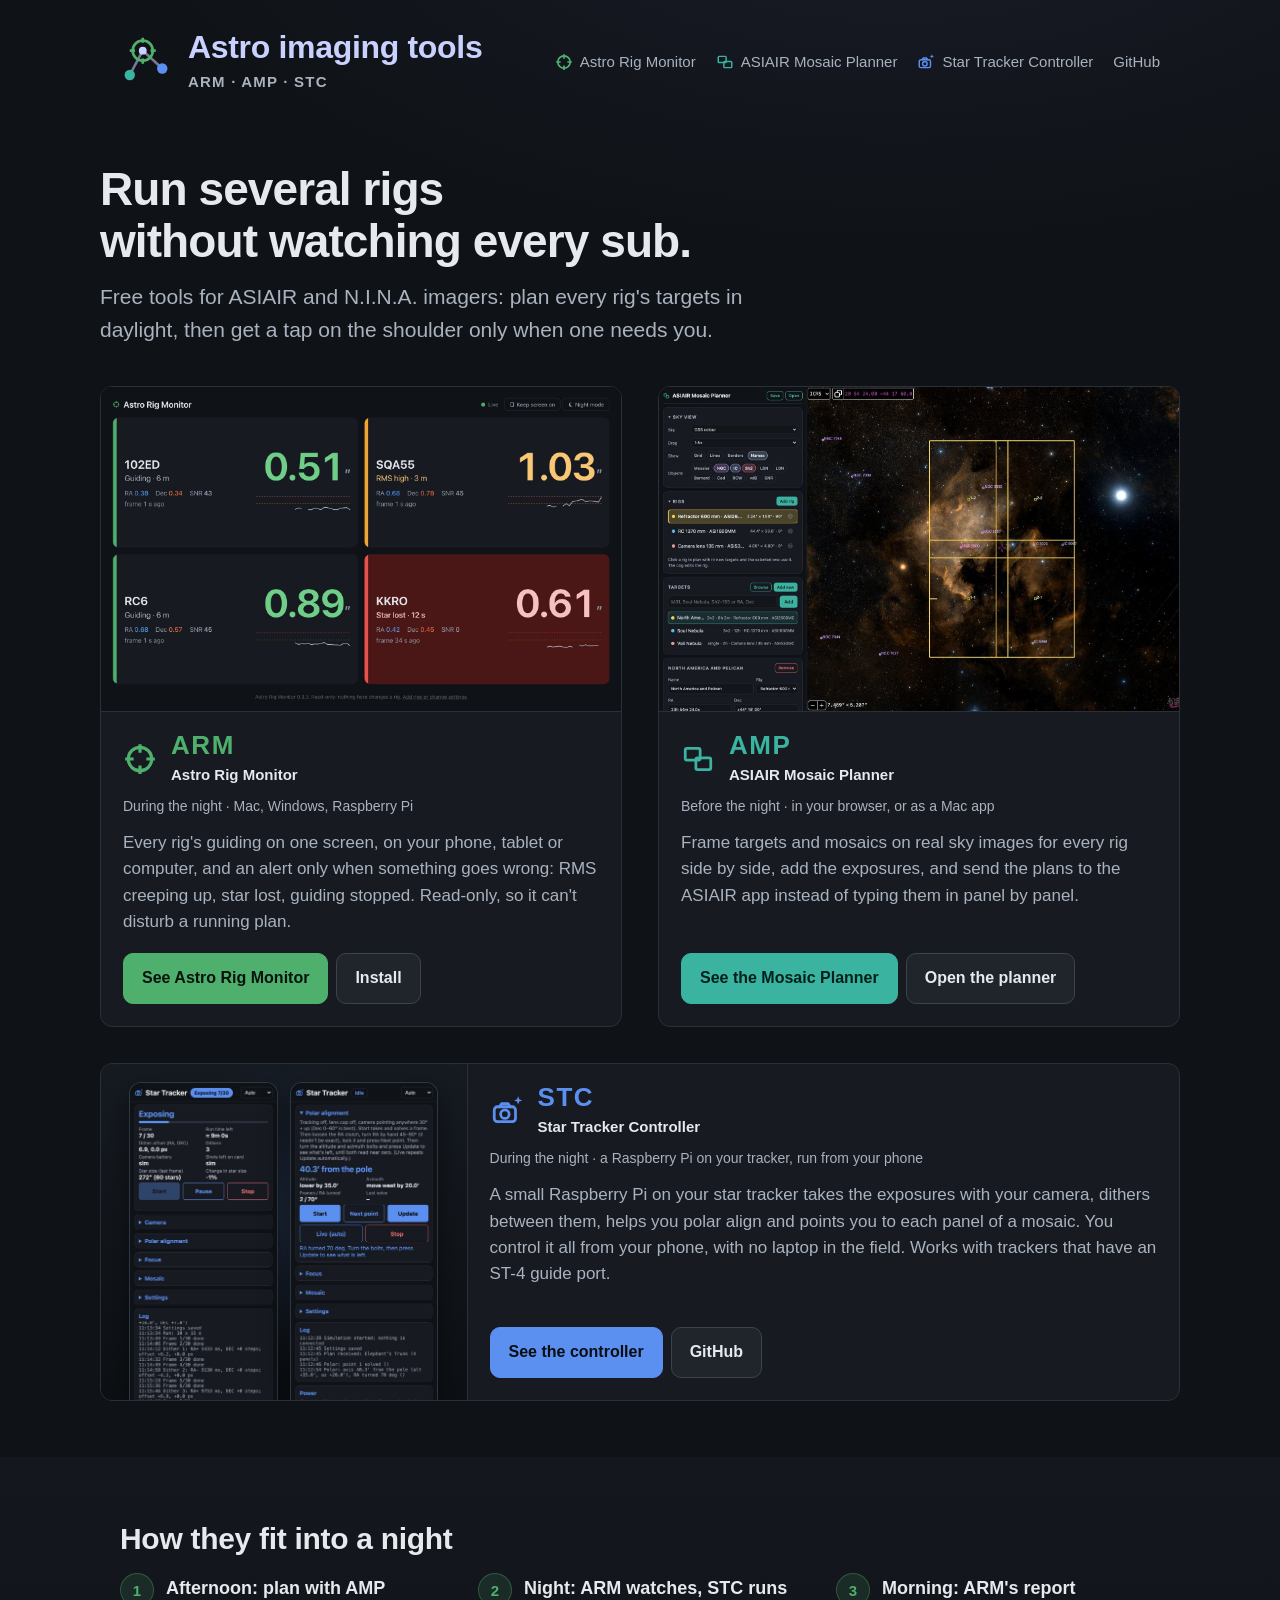
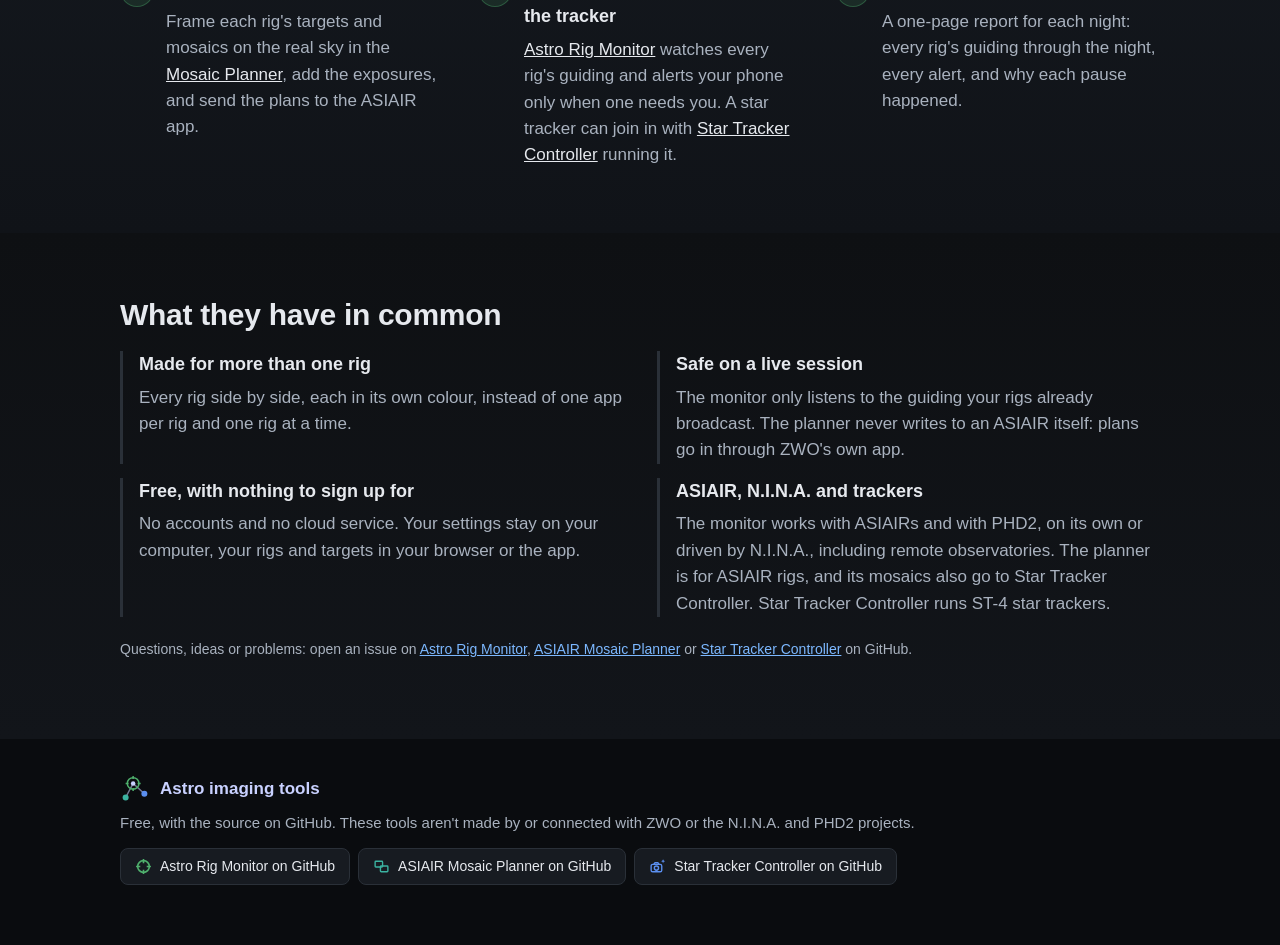
<file: index.html>
<!doctype html>
<html lang="en">
<head>
<meta charset="utf-8">
<meta name="viewport" content="width=device-width, initial-scale=1">
<title>Astro imaging tools: free apps for ASIAIR and N.I.N.A. imagers</title>
<meta name="description" content="Free tools for imaging with several rigs: Astro Rig Monitor watches every rig's guiding and alerts your phone; ASIAIR Mosaic Planner plans mosaics on the real sky and sends them to the ASIAIR app.">
<meta property="og:title" content="Astro imaging tools">
<meta property="og:description" content="Free apps for ASIAIR and N.I.N.A. imagers running more than one rig.">
<meta property="og:image" content="https://dgsgc.github.io/img/rig-monitor.jpg">
<link rel="icon" href="data:image/svg+xml,%3Csvg xmlns='http://www.w3.org/2000/svg' viewBox='0 0 32 32'%3E%3Cpath d='M6 24L14 9L26 20' fill='none' stroke='%23c9d1ff' stroke-width='1.6' stroke-opacity='.55'/%3E%3Ccircle cx='14' cy='9' r='6.2' fill='none' stroke='%234fb06d' stroke-width='2'/%3E%3Ccircle cx='6' cy='24' r='3.4' fill='%233bb3a1'/%3E%3Ccircle cx='14' cy='9' r='2.6' fill='%23c9d1ff'/%3E%3Ccircle cx='26' cy='20' r='3.4' fill='%235b8ff0'/%3E%3C/svg%3E">
<style>
:root { color-scheme: dark;
  --bg: #0f1216; --panel: #171b21; --line: #2a3038; --text: #e6e9ee; --text2: #a9b2bf;
  --ok: #4fb06d; --warn: #e0a43a; --alert: #e25b4b; --link: #7cb8ff;
  --r: 12px; --max: 1080px;
}
* { box-sizing: border-box; }
html { -webkit-text-size-adjust: 100%; }
body { margin: 0; background: var(--bg) radial-gradient(1100px 520px at 70% -120px, rgba(140,150,255,.08), transparent 70%) no-repeat; color: var(--text); font: 17px/1.55 -apple-system, BlinkMacSystemFont, "Segoe UI", Roboto, sans-serif; }
a { color: var(--link); }
img { max-width: 100%; height: auto; display: block; }
.wrap { max-width: var(--max); margin: 0 auto; padding: 0 20px; }
section { padding: 64px 0; }
/* sections told apart by a slight change of shade, each with a very gentle gradient */
section:nth-of-type(odd)  { background: linear-gradient(180deg, #14181e 0%, #101318 100%); }
section:nth-of-type(even) { background: linear-gradient(180deg, #0e1013 0%, #12151a 100%); }
section#install { background: linear-gradient(180deg, #121820 0%, #0f141a 100%); }
h1 { font-size: clamp(30px, 5vw, 46px); line-height: 1.12; margin: 0 0 14px; letter-spacing: -0.02em; }
h2 { font-size: clamp(23px, 3.2vw, 30px); line-height: 1.2; margin: 0 0 18px; letter-spacing: -0.01em; }
h3 { font-size: 18px; margin: 0 0 6px; }
p { margin: 0 0 14px; }
.lead { font-size: clamp(18px, 2.2vw, 21px); color: var(--text2); max-width: 720px; }
.muted { color: var(--text2); }
small, .small { font-size: 14px; color: var(--text2); }

/* top */
header { padding: 18px 0; }
header .wrap { display: flex; align-items: center; justify-content: space-between; gap: 16px; }
.brand { display: flex; align-items: center; gap: 10px; font-weight: 600; color: var(--text); text-decoration: none; }
.brand svg { width: 24px; height: 24px; }
header nav a { color: var(--text2); text-decoration: none; margin-left: 18px; font-size: 15px; }
header nav a:hover { color: var(--text); }
.hero { padding: 36px 0 56px; }
.hero .shot { margin-top: 34px; }

/* hero mock-up: a tablet in landscape with a phone in front of it, drawn in CSS */
.devices { position: relative; margin: 40px 0 0; padding: 0 9% 6% 0; }
.tablet, .handset { background: linear-gradient(145deg, #2a2f37, #0b0d10 55%, #1b1f25); box-shadow: 0 30px 70px rgba(0,0,0,.55), inset 0 0 0 1px rgba(255,255,255,.07); }
.tablet { border-radius: clamp(16px, 3vw, 34px); padding: clamp(8px, 1.6vw, 18px); }
.tablet .screen { border-radius: clamp(8px, 1.4vw, 16px); overflow: hidden; background: #000; aspect-ratio: 1600 / 1000; }
.handset { position: absolute; right: 0; bottom: 0; width: 23%; border-radius: clamp(16px, 3.2vw, 36px); padding: clamp(4px, .7vw, 8px); }
.handset .screen { border-radius: clamp(12px, 2.6vw, 29px); overflow: hidden; background: #000; aspect-ratio: 9 / 19.5; }
.handset .screen img, .tablet .screen img { width: 100%; height: 100%; object-fit: cover; object-position: top; }
.devices + .cap { margin-top: 14px; }

/* buttons */
.dl { display: flex; flex-wrap: wrap; gap: 10px; margin: 26px 0 8px; }
.btn { display: inline-flex; align-items: center; gap: 8px; padding: 12px 18px; border-radius: 10px; font-weight: 600; font-size: 16px;
       text-decoration: none; border: 1px solid #3c434e; color: var(--text); background: #20252c; }
.btn.primary { background: var(--ok); border-color: var(--ok); color: #08130c; }
.btn:hover { filter: brightness(1.1); }
.btn .sub { font-weight: 400; font-size: 13px; opacity: .8; }

/* screenshots */
.shot { border-radius: var(--r); border: 1px solid var(--line); overflow: hidden; background: #000; }
.cap { font-size: 14px; color: var(--text2); margin-top: 8px; }
.grid3 { display: grid; grid-template-columns: repeat(3, 1fr); gap: 16px; }
.phone { aspect-ratio: 600 / 1298; }
.phone img { width: 100%; height: 100%; object-fit: cover; object-position: top; }

/* points */
.points { display: grid; grid-template-columns: repeat(2, 1fr); gap: 14px 34px; margin-top: 8px; }
.point { padding-left: 16px; border-left: 3px solid var(--line); }
.point p { color: var(--text2); margin: 0; }
.point.ok { border-color: var(--ok); } .point.warn { border-color: var(--warn); } .point.alert { border-color: var(--alert); }

/* levels table */
.levels { width: 100%; border-collapse: collapse; margin-top: 6px; font-size: 16px; }
.levels td { padding: 10px 12px; border-top: 1px solid var(--line); vertical-align: top; }
.levels td:first-child { white-space: nowrap; font-weight: 600; width: 1%; }
.tag { display: inline-block; padding: 1px 9px; border-radius: 99px; font-size: 13px; font-weight: 700; }
.tag.ok { background: rgba(79,176,109,.18); color: var(--ok); }
.tag.warn { background: rgba(224,164,58,.18); color: var(--warn); }
.tag.alert { background: rgba(226,91,75,.2); color: var(--alert); }

.steps { list-style: none; counter-reset: st; padding: 0; margin: 8px 0 0; display: grid; grid-template-columns: repeat(2, 1fr); gap: 18px 34px; }
.steps li { counter-increment: st; position: relative; padding-left: 46px; }
.steps li::before { content: counter(st); position: absolute; left: 0; top: -2px; width: 32px; height: 32px; border-radius: 50%;
  display: grid; place-items: center; font-weight: 700; font-size: 15px; color: var(--ok); background: rgba(79,176,109,.14); border: 1px solid rgba(79,176,109,.35); }
.steps p { color: var(--text2); margin: 0; }

/* settings pop-up */
dialog#settings { width: min(720px, calc(100vw - 32px)); max-height: min(86vh, 900px); overflow: auto; padding: 0; border: 1px solid var(--line); border-radius: var(--r);
  background: linear-gradient(180deg, #181c22, #121519); color: var(--text); box-shadow: 0 30px 80px rgba(0,0,0,.6); }
dialog#settings::backdrop { background: rgba(5,7,9,.7); backdrop-filter: blur(2px); }
.dlg-head { position: sticky; top: 0; display: flex; align-items: center; justify-content: space-between; gap: 12px; padding: 16px 20px;
  background: #181c22; border-bottom: 1px solid var(--line); }
.dlg-head h2 { margin: 0; font-size: 21px; }
.dlg-x { background: none; border: 1px solid var(--line); color: var(--text2); border-radius: 8px; width: 34px; height: 34px; font-size: 22px; line-height: 1; cursor: pointer; }
.dlg-x:hover { color: var(--text); }
.dlg-body { padding: 16px 20px 22px; font-size: 15.5px; }
.dlg-body h3 { margin: 20px 0 8px; font-size: 15px; color: var(--ok); text-transform: uppercase; letter-spacing: .06em; }
.dlg-body dl { margin: 0; display: grid; grid-template-columns: 11em 1fr; gap: 8px 16px; }
.dlg-body dt { font-weight: 600; }
.dlg-body dd { margin: 0; color: var(--text2); }
@media (max-width: 560px) { .dlg-body dl { grid-template-columns: 1fr; gap: 2px; } .dlg-body dd { margin-bottom: 8px; } }

/* install */
.install { display: grid; grid-template-columns: repeat(3, 1fr); gap: 16px; }
.card { background: var(--panel); border: 1px solid var(--line); border-radius: var(--r); padding: 20px; }
.card ol { margin: 10px 0 0; padding-left: 20px; color: var(--text2); }
.card li { margin-bottom: 6px; }
.card .btns { display: flex; flex-wrap: wrap; gap: 8px; margin-top: 14px; }
code { font: 13px/1.5 ui-monospace, SFMono-Regular, Menlo, monospace; background: #0a0c0f; border: 1px solid var(--line);
       border-radius: 6px; padding: 2px 6px; word-break: break-all; }
pre { margin: 10px 0 0; } pre code { display: block; padding: 10px; white-space: pre-wrap; }
.copy { margin-top: 8px; font-size: 13px; padding: 6px 10px; border-radius: 8px; border: 1px solid var(--line); background: none; color: var(--text2); cursor: pointer; }

footer { padding: 36px 0 60px; background: #0a0c0f; color: var(--text2); font-size: 15px; }
footer a { color: var(--text2); }

@media (max-width: 820px) {
  .points, .install, .steps { grid-template-columns: 1fr; }
  header nav { display: none; }
  section { padding: 48px 0; }
}
@media (max-width: 520px) {
  .grid3 { grid-template-columns: 1fr 1fr; }
  .grid3 > :nth-child(3) { display: none; }
  .wrap { padding: 0 16px; }
  .btn { width: 100%; justify-content: center; }
  .devices { padding: 0 14% 10% 0; }
  .handset { width: 30%; }
}

/* the tools */
.tools { display: grid; grid-template-columns: repeat(2, 1fr); gap: 36px; margin-top: 40px; }
/* Star Tracker Controller, the smaller tool: one wide card under the two main ones, picture on the left */
.tool.tp { grid-column: 1 / -1; flex-direction: row; }
.tool.tp .pic.art { flex: 0 0 34%; aspect-ratio: auto; min-height: 210px; border-bottom: 0; border-right: 1px solid var(--line); }
.tool.tp .pic.art svg { width: 30%; max-width: 110px; }
@media (max-width: 820px) { .tool .pic.phones img { width: 40%; } .tool.tp { flex-direction: column; } .tool.tp .pic.art { flex: none; aspect-ratio: 16 / 9; min-height: 0; border-right: 0; border-bottom: 1px solid var(--line); } }
.tool { background: var(--panel); border: 1px solid var(--line); border-radius: var(--r); overflow: hidden; display: flex; flex-direction: column; }
.tool .pic { display: block; aspect-ratio: 16 / 10; overflow: hidden; border-bottom: 1px solid var(--line); background: #000; }
.tool .pic img { width: 100%; height: 100%; object-fit: cover; object-position: top left; transition: transform .4s ease; }
.tool:hover .pic img { transform: scale(1.02); }
.tool .body { padding: 20px 22px 22px; display: flex; flex-direction: column; flex: 1; }
.tool h3 { display: flex; align-items: center; gap: 10px; font-size: 21px; margin-bottom: 4px; }
.tool h3 svg { width: 24px; height: 24px; flex: none; }
.tool .for { font-size: 14px; color: var(--text2); margin: 0 0 12px; }
.tool p.what { color: var(--text2); margin: 0 0 18px; }
.tool .btns { display: flex; flex-wrap: wrap; gap: 8px; margin-top: auto; }
.tool.rig .btn.primary { background: var(--ok); border-color: var(--ok); color: #08130c; }
.tool.mos .btn.primary { background: #3bb3a1; border-color: #3bb3a1; color: #04201b; }
.tool.tp .btn.primary { background: #5b8ff0; border-color: #5b8ff0; color: #0b0e12; }
.tool .pic.art { display: grid; place-items: center; background: radial-gradient(circle at 50% 45%, rgba(91,143,240,.16), transparent 60%), linear-gradient(180deg, #161b22, #0d1014); }
.tool .pic.art svg { width: 38%; height: auto; }
.tool:hover .pic.art svg { transform: scale(1.03); transition: transform .4s ease; }
@media (max-width: 820px) { .tools { grid-template-columns: 1fr; } }
.steps.three { grid-template-columns: repeat(3, 1fr); }
@media (max-width: 820px) { .steps.three { grid-template-columns: 1fr; } }
.steps a, .point a { color: var(--text); }

.tool .pic.phones { display: flex; justify-content: center; align-items: flex-start; gap: 12px; padding: 18px 14px 0; overflow: hidden; }
.tool .pic.phones { align-items: stretch; }
.tool .pic.phones img { width: 44%; height: auto; align-self: stretch; object-fit: cover; object-position: top; border-radius: 12px 12px 0 0;
  border: 1px solid #2f3742; border-bottom: 0; box-shadow: 0 10px 30px rgba(0,0,0,.45); transition: transform .4s ease; }
.tool:hover .pic.phones img { transform: translateY(-3px); }

/* the three tools by their short names */
.trio { display: flex; flex-wrap: wrap; gap: 10px 28px; margin: 26px 0 4px; }
.acro { display: flex; align-items: center; gap: 12px; text-decoration: none; color: var(--text); }
.acro svg { width: 30px; height: 30px; flex: none; }
.acro b { display: block; font-size: 26px; letter-spacing: .06em; line-height: 1; color: var(--c); }
.acro small { display: block; font-size: 13.5px; color: var(--text2); margin-top: 4px; }
.acro:hover small { color: var(--text); }
.acr { margin-left: auto; font-size: 12.5px; font-weight: 800; letter-spacing: .08em; color: var(--c); border: 1px solid color-mix(in srgb, var(--c) 55%, transparent);
  background: color-mix(in srgb, var(--c) 14%, transparent); border-radius: 999px; padding: 2px 9px; }
.tool h3 { width: 100%; }

/* title section: headline on the left, the three tools on the right */
.split { display: grid; grid-template-columns: 1fr 1fr; gap: 40px; align-items: center; }
.split .lead { margin-bottom: 0; }
.split h1 { font-size: clamp(30px, 3.6vw, 40px); }
.split .trio { flex-direction: column; gap: 14px; margin: 0; }
.split .acro { gap: 16px; padding: 6px 4px; border-radius: 10px; }
.split .acro:hover { background: rgba(255,255,255,.03); }
.split .acro svg { width: 40px; height: 40px; }
.split .acro b { font-size: 30px; }
.split .acro small { font-size: 15px; }
@media (max-width: 820px) { .split { grid-template-columns: 1fr; gap: 24px; } }

.tool h3.acro-title { display: flex; align-items: center; gap: 14px; margin-bottom: 10px; }
.tool h3.acro-title svg { width: 34px; height: 34px; }
.tool h3.acro-title b { display: block; font-size: 26px; letter-spacing: .06em; line-height: 1; color: var(--c); }
.tool h3.acro-title small { display: block; font-size: 15px; font-weight: 600; color: var(--text); margin-top: 5px; letter-spacing: 0; }

header nav { display: flex; align-items: center; flex-wrap: wrap; justify-content: flex-end; gap: 6px 20px; }
header nav a { margin-left: 0; }
header nav a.navtool { display: inline-flex; align-items: center; gap: 7px; }
header nav a.navtool svg { width: 18px; height: 18px; flex: none; }
@media (max-width: 1000px) { header nav a.navtool { font-size: 14px; } header nav { gap: 6px 14px; } }

/* homepage title, sized like the tool pages' titles */
header .brand { gap: 16px; }
header .brand svg { width: 52px; height: 52px; flex: none; }
header .brand b { display: block; font-size: 32px; line-height: 1.05; letter-spacing: -.01em; color: #c9d1ff; white-space: nowrap; }
header .brand small { display: block; font-size: 15px; font-weight: 600; letter-spacing: .08em; color: var(--text2); margin-top: 6px; }
header { padding: 26px 0 30px; }
@media (max-width: 520px) { header .brand { gap: 12px; } header .brand svg { width: 42px; height: 42px; } header .brand b { font-size: 24px; } header .brand small { font-size: 13px; } }
footer .foot-brand { display: inline-flex; align-items: center; gap: 10px; margin-bottom: 6px; font-weight: 600; font-size: 17px; color: var(--c, #c9d1ff); text-decoration: none; }
footer .foot-brand svg { width: 30px; height: 30px; flex: none; }
footer a.ti { display: inline-flex; align-items: center; gap: 6px; vertical-align: bottom; }
footer a.ti svg { width: 17px; height: 17px; flex: none; }
footer .fbtns { display: flex; flex-wrap: wrap; gap: 8px; margin: 14px 0 0; }
footer .fbtns + .flabel { margin-top: 22px; }
footer .flabel { margin: 0; font-size: 12px; font-weight: 600; letter-spacing: .08em; text-transform: uppercase; color: var(--muted, #8a94a3); }
footer .flabel + .fbtns { margin-top: 10px; }
footer a.fbtn { display: inline-flex; align-items: center; gap: 8px; padding: 9px 14px; border: 1px solid var(--line); border-radius: 8px; background: var(--panel); color: var(--text); font-size: 14px; font-weight: 500; text-decoration: none; line-height: 1.2; }
footer a.fbtn:hover { border-color: #3a424d; background: #1d222a; }
footer a.fbtn svg { width: 17px; height: 17px; flex: none; }
/* same header height on every page of the suite, so the menu sits in the same place */
header .wrap { min-height: 72px; }
@media (min-width: 1101px) { header nav { display: flex; align-items: center; } header nav a { line-height: 28px; } }
@media (max-width: 520px) { header .wrap { min-height: 60px; } }
/* Phone menu */
.menu-btn { display: none; }
.menu-btn .x { display: none; }
@media (max-width: 1100px) {
  header { position: relative; z-index: 20; }
  .menu-btn { display: inline-flex; align-items: center; justify-content: center; width: 44px; height: 44px; margin-left: auto; padding: 0; background: none; border: 1px solid var(--line); border-radius: 8px; color: var(--text); cursor: pointer; }
  .menu-btn svg { width: 22px; height: 22px; }
  header.open .menu-btn .bars { display: none; }
  header.open .menu-btn .x { display: block; }
  header nav { display: none !important; position: absolute; top: calc(100% - 8px); left: 16px; right: 16px; flex-direction: column; align-items: stretch; gap: 2px; background: var(--panel); border: 1px solid var(--line); border-radius: 12px; padding: 6px; box-shadow: 0 18px 40px rgba(0,0,0,.5); }
  header.open nav { display: flex !important; }
  header nav a, header nav a.navtool { margin: 0; padding: 12px 14px; border-radius: 8px; font-size: 16px; color: var(--text); }
  header nav a:hover { background: rgba(255,255,255,.05); }
  header nav a.navtool svg { width: 22px; height: 22px; }
}
</style>
</head>
<body>

<header>
  <div class="wrap">
    <a class="brand" href="#"><svg viewBox="0 0 32 32" aria-hidden="true"><path d="M6 24L14 9L26 20" fill="none" stroke="#c9d1ff" stroke-width="1.6" stroke-opacity=".55"/><circle cx="14" cy="9" r="6.2" fill="none" stroke="#4fb06d" stroke-width="1.6"/><path d="M14 1v3.2M14 13.8V17M6 9h3.2M18.8 9H22" stroke="#4fb06d" stroke-width="1.6"/><circle cx="6" cy="24" r="3.2" fill="#3bb3a1"/><circle cx="14" cy="9" r="2.4" fill="#c9d1ff"/><circle cx="26" cy="20" r="3.2" fill="#5b8ff0"/></svg><span><b>Astro imaging tools</b><small>ARM · AMP · STC</small></span></a>
    <button class="menu-btn" type="button" aria-label="Menu" aria-expanded="false" aria-controls="site-nav"><svg class="bars" viewBox="0 0 24 24" aria-hidden="true"><path d="M4 7h16M4 12h16M4 17h16" stroke="currentColor" stroke-width="2" stroke-linecap="round"/></svg><svg class="x" viewBox="0 0 24 24" aria-hidden="true"><path d="M6 6l12 12M18 6L6 18" stroke="currentColor" stroke-width="2" stroke-linecap="round"/></svg></button>
    <nav id="site-nav"><a class="navtool" href="https://dgsgc.github.io/astro-rig-monitor/"><svg viewBox="0 0 32 32" aria-hidden="true"><circle cx="16" cy="16" r="11" fill="none" stroke="#4fb06d" stroke-width="3"/><path d="M16 2v8M16 22v8M2 16h8M22 16h8" stroke="#4fb06d" stroke-width="3"/></svg>Astro Rig Monitor</a><a class="navtool" href="https://dgsgc.github.io/asiair-mosaic-planner/"><svg viewBox="0 0 32 32" aria-hidden="true"><rect x="4" y="6" width="14" height="11" rx="1.5" fill="none" stroke="#3bb3a1" stroke-width="2.6"/><rect x="14" y="15" width="14" height="11" rx="1.5" fill="none" stroke="#3bb3a1" stroke-width="2.6"/></svg>ASIAIR Mosaic Planner</a><a class="navtool" href="https://dgsgc.github.io/star-tracker-controller/"><svg viewBox="0 0 32 32" aria-hidden="true"><rect x="4" y="12" width="20" height="14" rx="3" fill="none" stroke="#5b8ff0" stroke-width="2.6" stroke-linecap="round" stroke-linejoin="round"/><circle cx="14" cy="19" r="4" fill="none" stroke="#5b8ff0" stroke-width="2.6" stroke-linecap="round" stroke-linejoin="round"/><path d="M9 12l2-3h6l2 3" fill="none" stroke="#5b8ff0" stroke-width="2.6" stroke-linecap="round" stroke-linejoin="round"/><path d="M26.5 2.2l1.06 2.74 2.74 1.06-2.74 1.06-1.06 2.74-1.06-2.74-2.74-1.06 2.74-1.06z" fill="#5b8ff0"/></svg>Star Tracker Controller</a><a href="https://github.com/dgsgc">GitHub</a></nav>
  </div>
</header>

<main>
<div class="wrap hero">
  <h1>Run several rigs<br>without watching every sub.</h1>
  <p class="lead">Free tools for ASIAIR and N.I.N.A. imagers: plan every rig's targets in daylight, then get a tap on the shoulder only when one needs you.</p>

  <div class="tools">
    <article class="tool rig">
      <a class="pic" href="https://dgsgc.github.io/astro-rig-monitor/"><img src="img/rig-monitor.jpg" width="1600" height="1000" alt="Astro Rig Monitor showing four rigs: two guiding well, one in warning, one in alert"></a>
      <div class="body">
        <h3 class="acro-title" style="--c:#4fb06d"><svg viewBox="0 0 32 32" aria-hidden="true"><circle cx="16" cy="16" r="11" fill="none" stroke="#4fb06d" stroke-width="3"/><path d="M16 2v8M16 22v8M2 16h8M22 16h8" stroke="#4fb06d" stroke-width="3"/></svg><span><b>ARM</b><small>Astro Rig Monitor</small></span></h3>
        <p class="for">During the night · Mac, Windows, Raspberry Pi</p>
        <p class="what">Every rig's guiding on one screen, on your phone, tablet or computer, and an alert only when something goes wrong: RMS creeping up, star lost, guiding stopped. Read-only, so it can't disturb a running plan.</p>
        <div class="btns"><a class="btn primary" href="https://dgsgc.github.io/astro-rig-monitor/">See Astro Rig Monitor</a><a class="btn" href="https://dgsgc.github.io/astro-rig-monitor/#install">Install</a></div>
      </div>
    </article>
    <article class="tool mos">
      <a class="pic" href="https://dgsgc.github.io/asiair-mosaic-planner/"><img src="img/mosaic-planner.jpg" width="1600" height="964" alt="ASIAIR Mosaic Planner with a 2×2 mosaic of the North America and Pelican nebulae"></a>
      <div class="body">
        <h3 class="acro-title" style="--c:#3bb3a1"><svg viewBox="0 0 32 32" aria-hidden="true"><rect x="4" y="6" width="14" height="11" rx="1.5" fill="none" stroke="#3bb3a1" stroke-width="2.6"/><rect x="14" y="15" width="14" height="11" rx="1.5" fill="none" stroke="#3bb3a1" stroke-width="2.6"/></svg><span><b>AMP</b><small>ASIAIR Mosaic Planner</small></span></h3>
        <p class="for">Before the night · in your browser, or as a Mac app</p>
        <p class="what">Frame targets and mosaics on real sky images for every rig side by side, add the exposures, and send the plans to the ASIAIR app instead of typing them in panel by panel.</p>
        <div class="btns"><a class="btn primary" href="https://dgsgc.github.io/asiair-mosaic-planner/">See the Mosaic Planner</a><a class="btn" href="https://dgsgc.github.io/asiair-mosaic-planner/app/">Open the planner</a></div>
      </div>
    </article>
    <article class="tool tp">
      <a class="pic art phones" href="https://dgsgc.github.io/star-tracker-controller/" aria-label="Star Tracker Controller"><img src="img/star-tracker-run.jpg" width="600" height="1298" alt="Star Tracker Controller on a phone: a run in progress with dithers" loading="lazy"><img src="img/star-tracker-polar.jpg" width="600" height="1298" alt="Star Tracker Controller on a phone: polar alignment" loading="lazy"></a>
      <div class="body">
        <h3 class="acro-title" style="--c:#5b8ff0"><svg viewBox="0 0 32 32" aria-hidden="true"><rect x="4" y="12" width="20" height="14" rx="3" fill="none" stroke="#5b8ff0" stroke-width="2.6" stroke-linecap="round" stroke-linejoin="round"/><circle cx="14" cy="19" r="4" fill="none" stroke="#5b8ff0" stroke-width="2.6" stroke-linecap="round" stroke-linejoin="round"/><path d="M9 12l2-3h6l2 3" fill="none" stroke="#5b8ff0" stroke-width="2.6" stroke-linecap="round" stroke-linejoin="round"/><path d="M26.5 2.2l1.06 2.74 2.74 1.06-2.74 1.06-1.06 2.74-1.06-2.74-2.74-1.06 2.74-1.06z" fill="#5b8ff0"/></svg><span><b>STC</b><small>Star Tracker Controller</small></span></h3>
        <p class="for">During the night · a Raspberry Pi on your tracker, run from your phone</p>
        <p class="what">A small Raspberry Pi on your star tracker takes the exposures with your camera, dithers between them, helps you polar align and points you to each panel of a mosaic. You control it all from your phone, with no laptop in the field. Works with trackers that have an ST-4 guide port.</p>
        <div class="btns"><a class="btn primary" href="https://dgsgc.github.io/star-tracker-controller/">See the controller</a><a class="btn" href="https://github.com/dgsgc/star-tracker-controller">GitHub</a></div>
      </div>
    </article>
  </div>
</div>

<section id="night">
  <div class="wrap">
    <h2>How they fit into a night</h2>
    <ol class="steps three">
      <li><h3>Afternoon: plan with AMP</h3><p>Frame each rig's targets and mosaics on the real sky in the <a href="https://dgsgc.github.io/asiair-mosaic-planner/">Mosaic Planner</a>, add the exposures, and send the plans to the ASIAIR app.</p></li>
      <li><h3>Night: ARM watches, STC runs the tracker</h3><p><a href="https://dgsgc.github.io/astro-rig-monitor/">Astro Rig Monitor</a> watches every rig's guiding and alerts your phone only when one needs you. A star tracker can join in with <a href="https://dgsgc.github.io/star-tracker-controller/">Star Tracker Controller</a> running it.</p></li>
      <li><h3>Morning: ARM's report</h3><p>A one-page report for each night: every rig's guiding through the night, every alert, and why each pause happened.</p></li>
    </ol>
  </div>
</section>

<section>
  <div class="wrap">
    <h2>What they have in common</h2>
    <div class="points">
      <div class="point"><h3>Made for more than one rig</h3><p>Every rig side by side, each in its own colour, instead of one app per rig and one rig at a time.</p></div>
      <div class="point"><h3>Safe on a live session</h3><p>The monitor only listens to the guiding your rigs already broadcast. The planner never writes to an ASIAIR itself: plans go in through ZWO's own app.</p></div>
      <div class="point"><h3>Free, with nothing to sign up for</h3><p>No accounts and no cloud service. Your settings stay on your computer, your rigs and targets in your browser or the app.</p></div>
      <div class="point"><h3>ASIAIR, N.I.N.A. and trackers</h3><p>The monitor works with ASIAIRs and with PHD2, on its own or driven by N.I.N.A., including remote observatories. The planner is for ASIAIR rigs, and its mosaics also go to Star Tracker Controller. Star Tracker Controller runs ST-4 star trackers.</p></div>
    </div>
    <p class="small" style="margin-top:22px">Questions, ideas or problems: open an issue on <a href="https://github.com/dgsgc/astro-rig-monitor/issues">Astro Rig Monitor</a>, <a href="https://github.com/dgsgc/asiair-mosaic-planner/issues">ASIAIR Mosaic Planner</a> or <a href="https://github.com/dgsgc/star-tracker-controller/issues">Star Tracker Controller</a> on GitHub.</p>
  </div>
</section>
</main>

<footer>
  <div class="wrap">
    <a class="foot-brand" href="#"><svg viewBox="0 0 32 32" aria-hidden="true"><path d="M6 24L14 9L26 20" fill="none" stroke="#c9d1ff" stroke-width="1.6" stroke-opacity=".55"/><circle cx="14" cy="9" r="6.2" fill="none" stroke="#4fb06d" stroke-width="1.6"/><path d="M14 1v3.2M14 13.8V17M6 9h3.2M18.8 9H22" stroke="#4fb06d" stroke-width="1.6"/><circle cx="6" cy="24" r="3.2" fill="#3bb3a1"/><circle cx="14" cy="9" r="2.4" fill="#c9d1ff"/><circle cx="26" cy="20" r="3.2" fill="#5b8ff0"/></svg>Astro imaging tools</a>
    <p>Free, with the source on GitHub. These tools aren't made by or connected with ZWO or the N.I.N.A. and PHD2 projects.</p>
    <div class="fbtns"><a class="fbtn" href="https://github.com/dgsgc/astro-rig-monitor"><svg viewBox="0 0 32 32" aria-hidden="true"><circle cx="16" cy="16" r="11" fill="none" stroke="#4fb06d" stroke-width="3"/><path d="M16 2v8M16 22v8M2 16h8M22 16h8" stroke="#4fb06d" stroke-width="3"/></svg>Astro Rig Monitor on GitHub</a><a class="fbtn" href="https://github.com/dgsgc/asiair-mosaic-planner"><svg viewBox="0 0 32 32" aria-hidden="true"><rect x="4" y="6" width="14" height="11" rx="1.5" fill="none" stroke="#3bb3a1" stroke-width="2.6"/><rect x="14" y="15" width="14" height="11" rx="1.5" fill="none" stroke="#3bb3a1" stroke-width="2.6"/></svg>ASIAIR Mosaic Planner on GitHub</a><a class="fbtn" href="https://github.com/dgsgc/star-tracker-controller"><svg viewBox="0 0 32 32" aria-hidden="true"><rect x="4" y="12" width="20" height="14" rx="3" fill="none" stroke="#5b8ff0" stroke-width="2.6" stroke-linecap="round" stroke-linejoin="round"/><circle cx="14" cy="19" r="4" fill="none" stroke="#5b8ff0" stroke-width="2.6" stroke-linecap="round" stroke-linejoin="round"/><path d="M9 12l2-3h6l2 3" fill="none" stroke="#5b8ff0" stroke-width="2.6" stroke-linecap="round" stroke-linejoin="round"/><path d="M26.5 2.2l1.06 2.74 2.74 1.06-2.74 1.06-1.06 2.74-1.06-2.74-2.74-1.06 2.74-1.06z" fill="#5b8ff0"/></svg>Star Tracker Controller on GitHub</a></div>
  </div>
</footer>
<script>
(function () {
  var h = document.querySelector('header'), b = h && h.querySelector('.menu-btn');
  if (!b) return;
  function set(open) { h.classList.toggle('open', open); b.setAttribute('aria-expanded', open ? 'true' : 'false'); }
  b.addEventListener('click', function (e) { e.stopPropagation(); set(!h.classList.contains('open')); });
  h.querySelectorAll('nav a').forEach(function (a) { a.addEventListener('click', function () { set(false); }); });
  document.addEventListener('click', function (e) { if (!h.contains(e.target)) set(false); });
  document.addEventListener('keydown', function (e) { if (e.key === 'Escape') set(false); });
})();
</script>
</body>
</html>
</file>
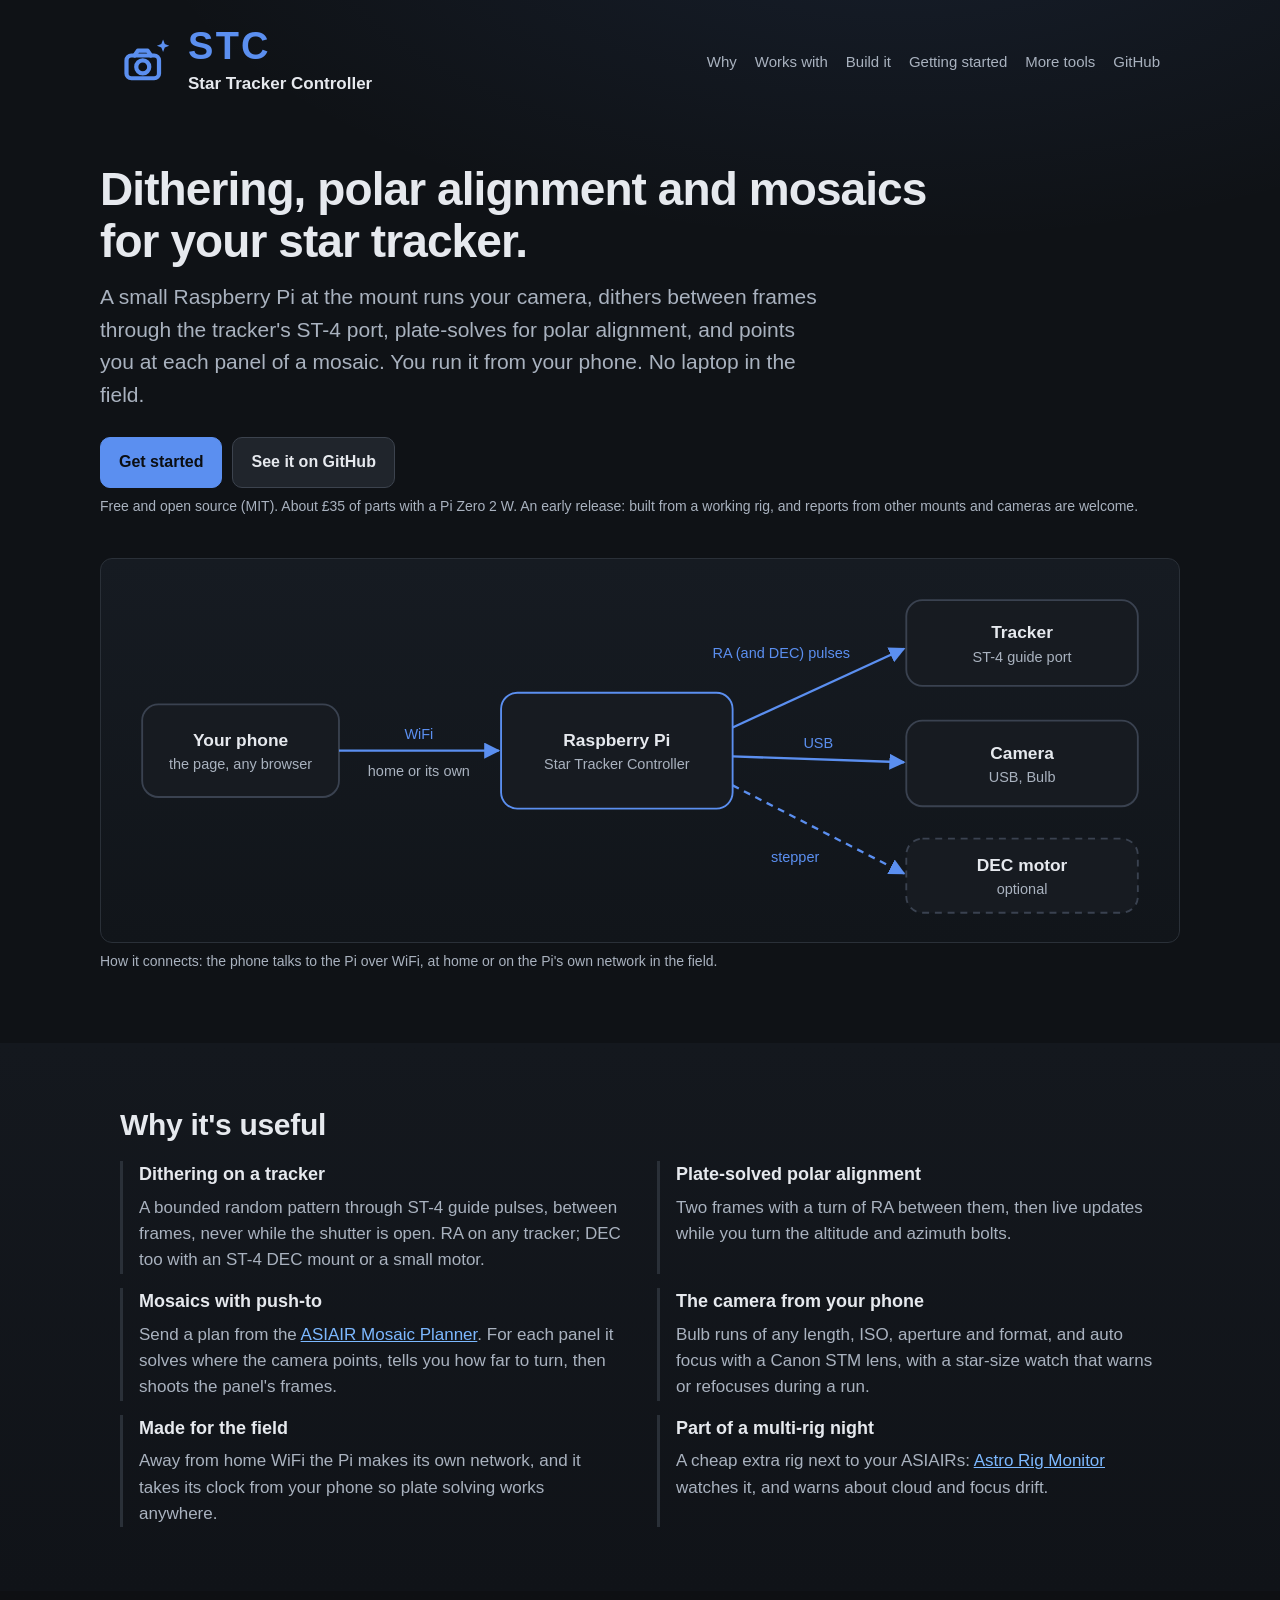
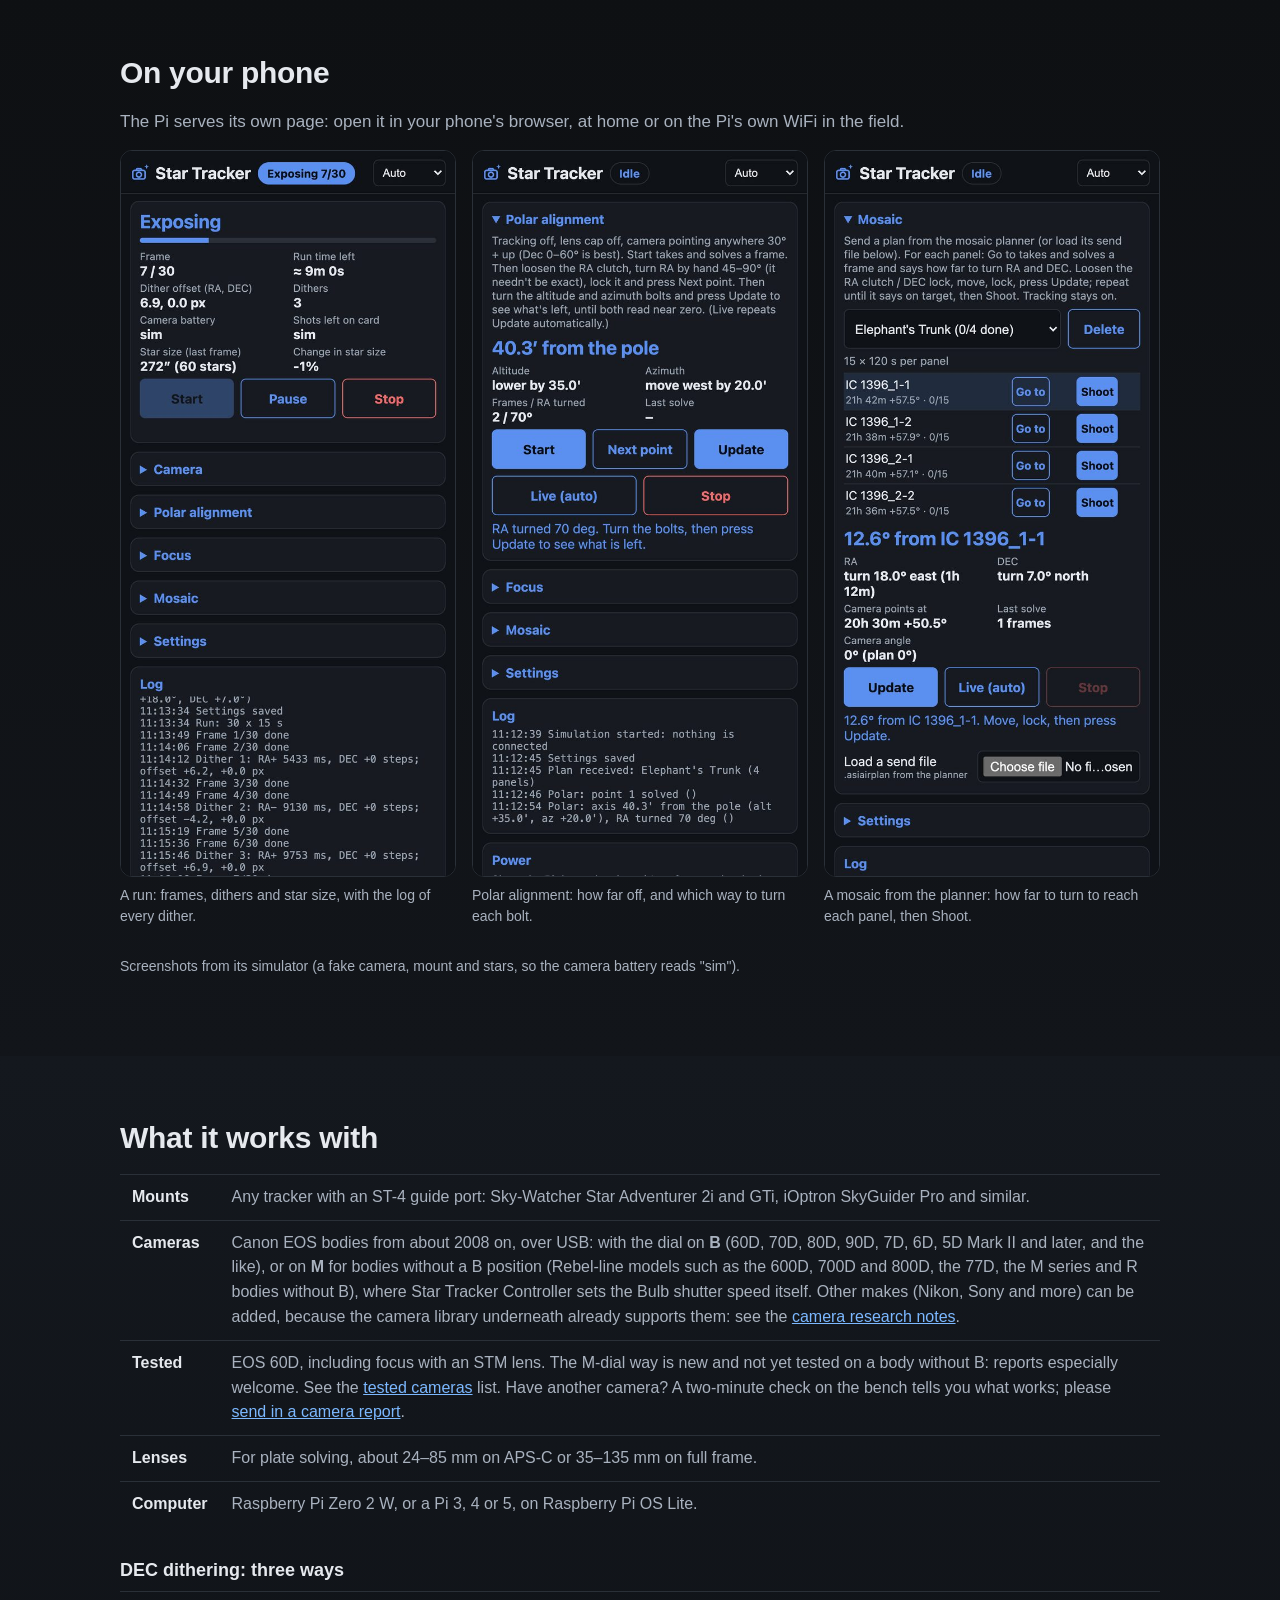
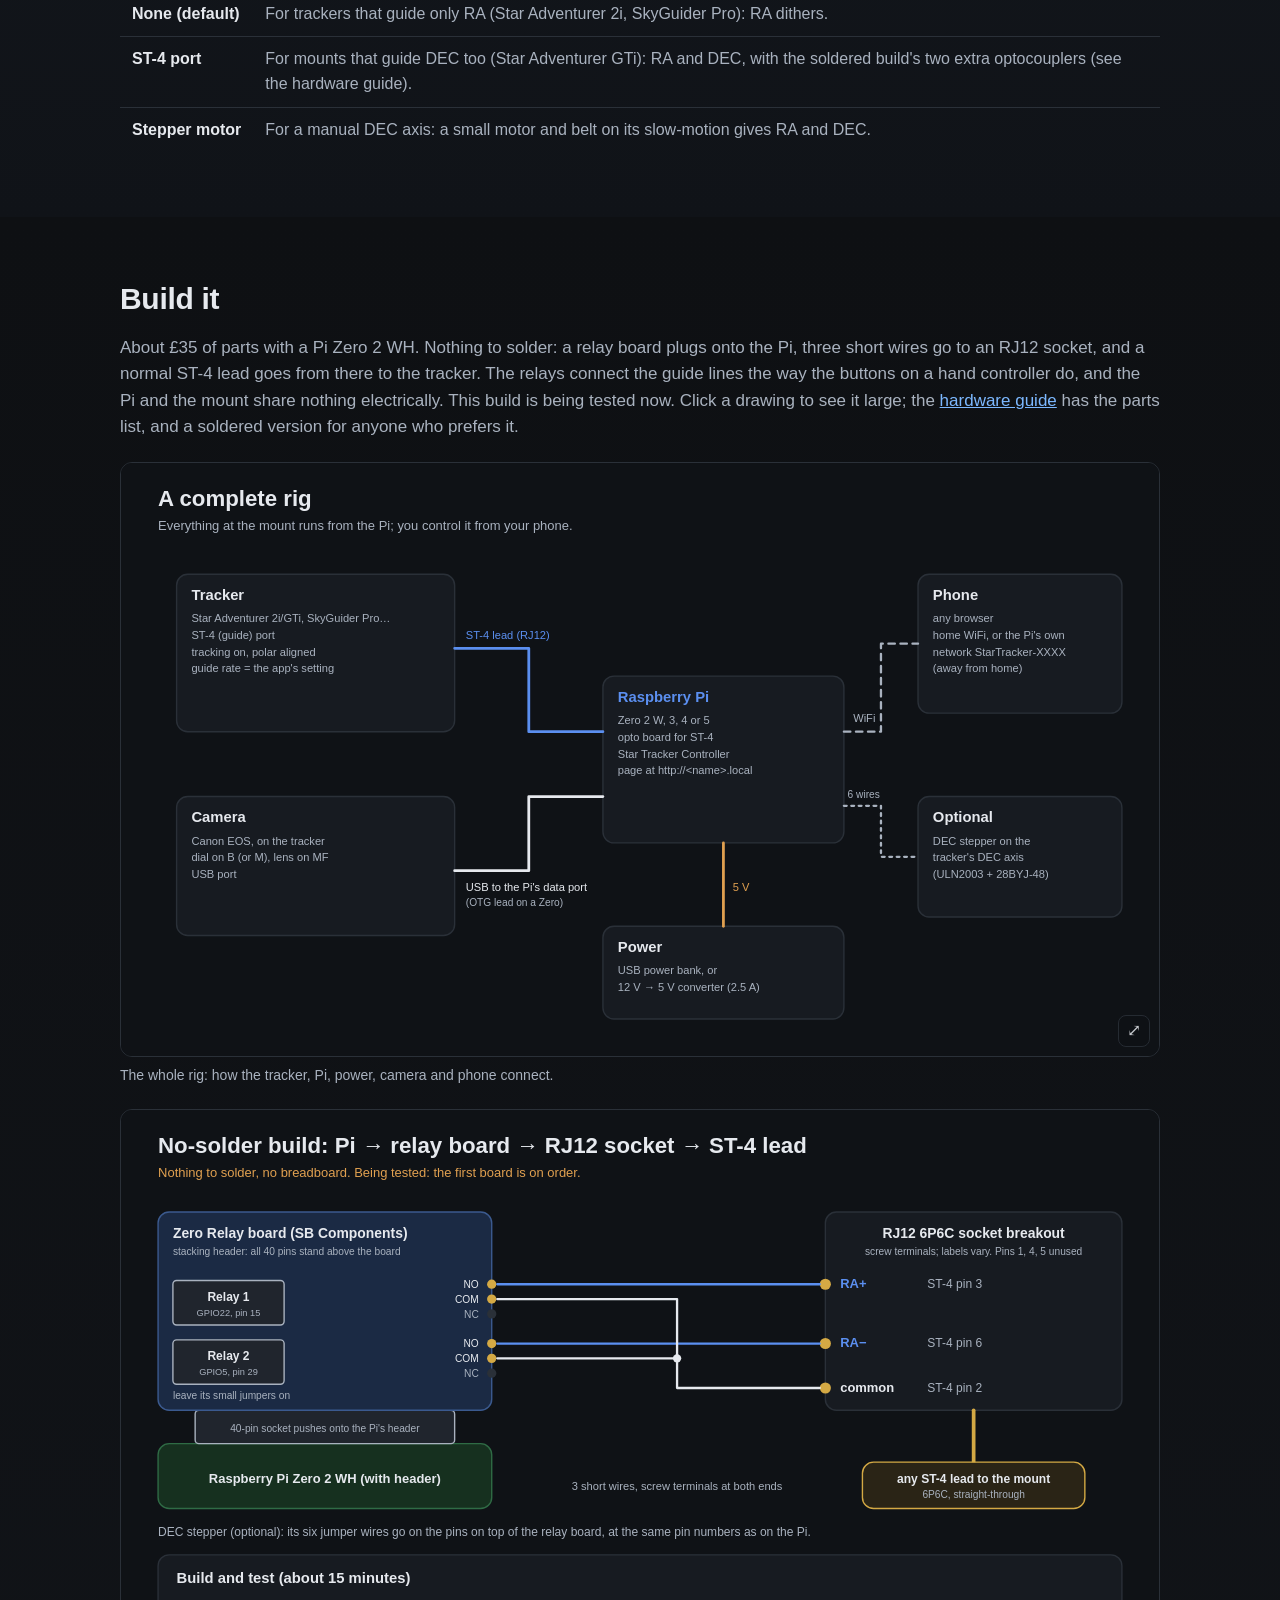
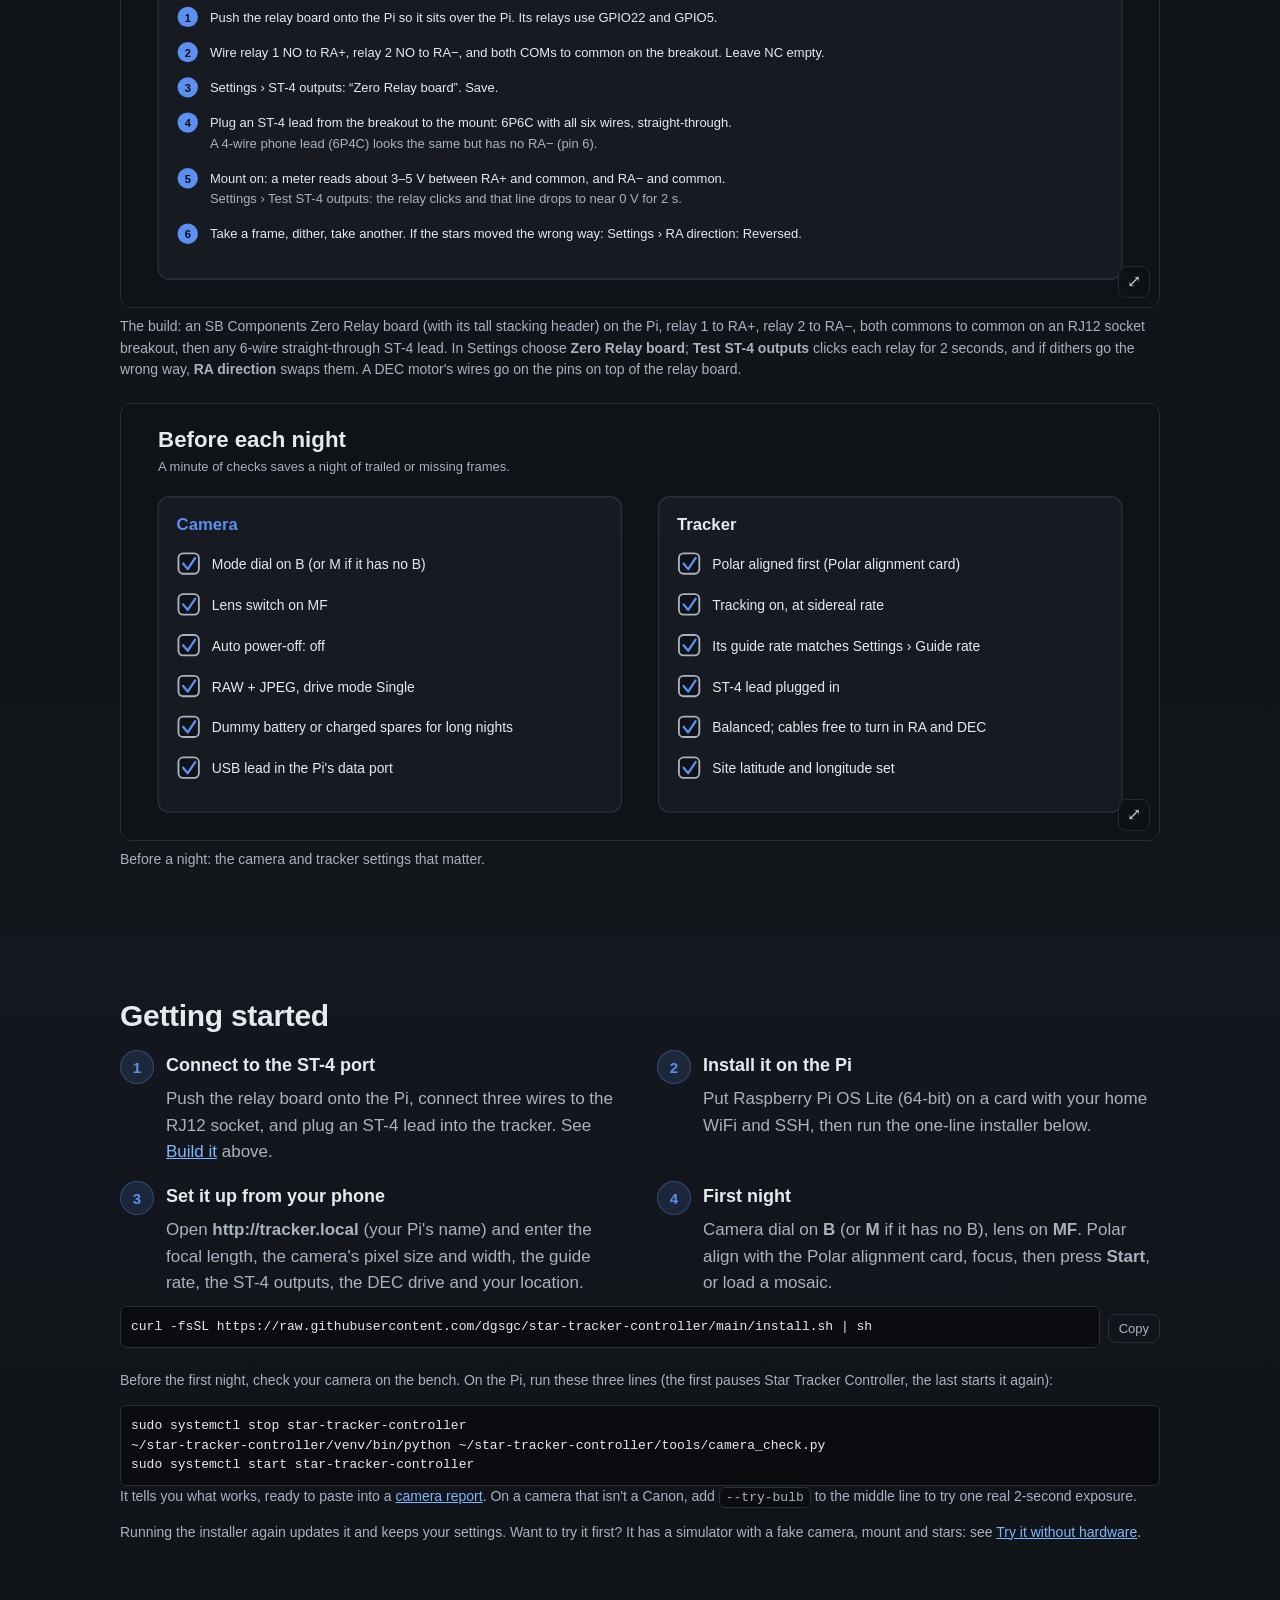
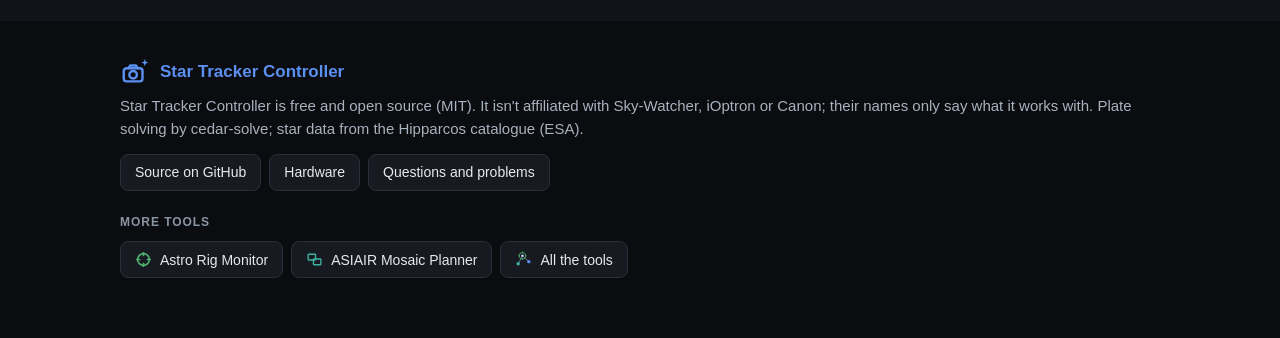
<file: star-tracker-controller/index.html>
<!doctype html>
<html lang="en">
<head>
<meta charset="utf-8">
<meta name="viewport" content="width=device-width, initial-scale=1">
<title>Star Tracker Controller: dithering, polar alignment and mosaics for star trackers</title>
<meta name="description" content="Free Raspberry Pi controller for star trackers with an ST-4 port, run from your phone: Bulb runs, dithering, plate-solved polar alignment and mosaic push-to. No laptop at the mount.">
<meta property="og:title" content="Star Tracker Controller">
<meta property="og:description" content="Dithering, polar alignment and mosaics for your star tracker, run from your phone.">
<link rel="icon" href="data:image/svg+xml,%3Csvg xmlns='http://www.w3.org/2000/svg' viewBox='0 0 32 32'%3E%3Cpath d='M6 24L14 9L26 20' fill='none' stroke='%23c9d1ff' stroke-width='1.6' stroke-opacity='.55'/%3E%3Ccircle cx='14' cy='9' r='6.2' fill='none' stroke='%234fb06d' stroke-width='2'/%3E%3Ccircle cx='6' cy='24' r='3.4' fill='%233bb3a1'/%3E%3Ccircle cx='14' cy='9' r='2.6' fill='%23c9d1ff'/%3E%3Ccircle cx='26' cy='20' r='3.4' fill='%235b8ff0'/%3E%3C/svg%3E">
<style>
:root { color-scheme: dark;
  --bg: #0f1216; --panel: #171b21; --line: #2a3038; --text: #e6e9ee; --text2: #a9b2bf;
  --ok: #4fb06d; --accent: #5b8ff0; --warn: #e0a43a; --alert: #e25b4b; --link: #7cb8ff;
  --r: 12px; --max: 1080px;
}
* { box-sizing: border-box; }
html { -webkit-text-size-adjust: 100%; }
body { margin: 0; background: var(--bg) radial-gradient(1100px 520px at 70% -120px, rgba(91,143,240,.10), transparent 70%) no-repeat; color: var(--text); font: 17px/1.55 -apple-system, BlinkMacSystemFont, "Segoe UI", Roboto, sans-serif; }
a { color: var(--link); }
img { max-width: 100%; height: auto; display: block; }
.wrap { max-width: var(--max); margin: 0 auto; padding: 0 20px; }
section { padding: 64px 0; }
/* sections told apart by a slight change of shade, each with a very gentle gradient */
section:nth-of-type(odd)  { background: linear-gradient(180deg, #14181e 0%, #101318 100%); }
section:nth-of-type(even) { background: linear-gradient(180deg, #0e1013 0%, #12151a 100%); }
section#install { background: linear-gradient(180deg, #121820 0%, #0f141a 100%); }
h1 { font-size: clamp(30px, 5vw, 46px); line-height: 1.12; margin: 0 0 14px; letter-spacing: -0.02em; }
h2 { font-size: clamp(23px, 3.2vw, 30px); line-height: 1.2; margin: 0 0 18px; letter-spacing: -0.01em; }
h3 { font-size: 18px; margin: 0 0 6px; }
p { margin: 0 0 14px; }
.lead { font-size: clamp(18px, 2.2vw, 21px); color: var(--text2); max-width: 720px; }
.muted { color: var(--text2); }
small, .small { font-size: 14px; color: var(--text2); }

/* top */
header { padding: 18px 0; }
header .wrap { display: flex; align-items: center; justify-content: space-between; gap: 16px; }
.brand { display: flex; align-items: center; gap: 10px; font-weight: 600; color: var(--text); text-decoration: none; }
.brand svg { width: 24px; height: 24px; color: var(--accent); }
header nav a { color: var(--text2); text-decoration: none; margin-left: 18px; font-size: 15px; }
header nav a:hover { color: var(--text); }
.hero { padding: 36px 0 56px; }
.hero .shot { margin-top: 34px; }

/* hero mock-up: a tablet in landscape with a phone in front of it, drawn in CSS */
.devices { position: relative; margin: 40px 0 0; padding: 0 9% 6% 0; }
.tablet, .handset { background: linear-gradient(145deg, #2a2f37, #0b0d10 55%, #1b1f25); box-shadow: 0 30px 70px rgba(0,0,0,.55), inset 0 0 0 1px rgba(255,255,255,.07); }
.tablet { border-radius: clamp(16px, 3vw, 34px); padding: clamp(8px, 1.6vw, 18px); }
.tablet .screen { border-radius: clamp(8px, 1.4vw, 16px); overflow: hidden; background: #000; aspect-ratio: 1600 / 1000; }
.handset { position: absolute; right: 0; bottom: 0; width: 23%; border-radius: clamp(16px, 3.2vw, 36px); padding: clamp(4px, .7vw, 8px); }
.handset .screen { border-radius: clamp(12px, 2.6vw, 29px); overflow: hidden; background: #000; aspect-ratio: 9 / 19.5; }
.handset .screen img, .tablet .screen img { width: 100%; height: 100%; object-fit: cover; object-position: top; }
.devices + .cap { margin-top: 14px; }

/* buttons */
.dl { display: flex; flex-wrap: wrap; gap: 10px; margin: 26px 0 8px; }
.btn { display: inline-flex; align-items: center; gap: 8px; padding: 12px 18px; border-radius: 10px; font-weight: 600; font-size: 16px;
       text-decoration: none; border: 1px solid #3c434e; color: var(--text); background: #20252c; }
.btn.primary { background: var(--accent); border-color: var(--accent); color: #0b0e12; }
.btn:hover { filter: brightness(1.1); }
.btn .sub { font-weight: 400; font-size: 13px; opacity: .8; }

/* screenshots */
.shot { border-radius: var(--r); border: 1px solid var(--line); overflow: hidden; background: #000; }
.cap { font-size: 14px; color: var(--text2); margin-top: 8px; }
.grid3 { display: grid; grid-template-columns: repeat(3, 1fr); gap: 16px; }
.phone { aspect-ratio: 600 / 1298; }
.phone img { width: 100%; height: 100%; object-fit: cover; object-position: top; }

/* points */
.points { display: grid; grid-template-columns: repeat(2, 1fr); gap: 14px 34px; margin-top: 8px; }
.point { padding-left: 16px; border-left: 3px solid var(--line); }
.point p { color: var(--text2); margin: 0; }
.point.ok { border-color: var(--ok); } .point.warn { border-color: var(--warn); } .point.alert { border-color: var(--alert); }

/* levels table */
.levels { width: 100%; border-collapse: collapse; margin-top: 6px; font-size: 16px; }
.levels td { padding: 10px 12px; border-top: 1px solid var(--line); vertical-align: top; }
.levels td:first-child { white-space: nowrap; font-weight: 600; width: 1%; }
.tag { display: inline-block; padding: 1px 9px; border-radius: 99px; font-size: 13px; font-weight: 700; }
.tag.ok { background: rgba(79,176,109,.18); color: var(--ok); }
.tag.warn { background: rgba(224,164,58,.18); color: var(--warn); }
.tag.alert { background: rgba(226,91,75,.2); color: var(--alert); }

.steps { list-style: none; counter-reset: st; padding: 0; margin: 8px 0 0; display: grid; grid-template-columns: repeat(2, 1fr); gap: 18px 34px; }
.steps li { counter-increment: st; position: relative; padding-left: 46px; }
.steps li::before { content: counter(st); position: absolute; left: 0; top: -2px; width: 32px; height: 32px; border-radius: 50%;
  display: grid; place-items: center; font-weight: 700; font-size: 15px; color: var(--accent); background: rgba(91,143,240,.14); border: 1px solid rgba(91,143,240,.35); }
.steps p { color: var(--text2); margin: 0; }

/* settings pop-up */
dialog#settings { width: min(720px, calc(100vw - 32px)); max-height: min(86vh, 900px); overflow: auto; padding: 0; border: 1px solid var(--line); border-radius: var(--r);
  background: linear-gradient(180deg, #181c22, #121519); color: var(--text); box-shadow: 0 30px 80px rgba(0,0,0,.6); }
dialog#settings::backdrop { background: rgba(5,7,9,.7); backdrop-filter: blur(2px); }
.dlg-head { position: sticky; top: 0; display: flex; align-items: center; justify-content: space-between; gap: 12px; padding: 16px 20px;
  background: #181c22; border-bottom: 1px solid var(--line); }
.dlg-head h2 { margin: 0; font-size: 21px; }
.dlg-x { background: none; border: 1px solid var(--line); color: var(--text2); border-radius: 8px; width: 34px; height: 34px; font-size: 22px; line-height: 1; cursor: pointer; }
.dlg-x:hover { color: var(--text); }
.dlg-body { padding: 16px 20px 22px; font-size: 15.5px; }
.dlg-body h3 { margin: 20px 0 8px; font-size: 15px; color: var(--accent); text-transform: uppercase; letter-spacing: .06em; }
.dlg-body dl { margin: 0; display: grid; grid-template-columns: 11em 1fr; gap: 8px 16px; }
.dlg-body dt { font-weight: 600; }
.dlg-body dd { margin: 0; color: var(--text2); }
@media (max-width: 560px) { .dlg-body dl { grid-template-columns: 1fr; gap: 2px; } .dlg-body dd { margin-bottom: 8px; } }

/* install */
.install { display: grid; grid-template-columns: repeat(3, 1fr); gap: 16px; }
.card { background: var(--panel); border: 1px solid var(--line); border-radius: var(--r); padding: 20px; }
.card ol { margin: 10px 0 0; padding-left: 20px; color: var(--text2); }
.card li { margin-bottom: 6px; }
.card .btns { display: flex; flex-wrap: wrap; gap: 8px; margin-top: 14px; }
code { font: 13px/1.5 ui-monospace, SFMono-Regular, Menlo, monospace; background: #0a0c0f; border: 1px solid var(--line);
       border-radius: 6px; padding: 2px 6px; word-break: break-all; }
pre { margin: 10px 0 0; } pre code { display: block; padding: 10px; white-space: pre-wrap; }
.copy { margin-top: 8px; font-size: 13px; padding: 6px 10px; border-radius: 8px; border: 1px solid var(--line); background: none; color: var(--text2); cursor: pointer; }

footer { padding: 36px 0 60px; background: #0a0c0f; color: var(--text2); font-size: 15px; }
footer a { color: var(--text2); }

@media (max-width: 820px) {
  .points, .install, .steps { grid-template-columns: 1fr; }
  header nav { display: none; }
  section { padding: 48px 0; }
}
@media (max-width: 520px) {
  .grid3 { grid-template-columns: 1fr 1fr; }
  .grid3 > :nth-child(3) { display: none; }
  .wrap { padding: 0 16px; }
  .btn { width: 100%; justify-content: center; }
  .devices { padding: 0 14% 10% 0; }
  .handset { width: 30%; }
}

/* planner: the Send panel floating in front of the tablet, like a Mac window */
.tablet .screen.wide { aspect-ratio: 1600 / 964; }
.window { position: absolute; right: 0; bottom: 0; width: 30%; border-radius: 12px; overflow: hidden; border: 1px solid #3a3f47;
  box-shadow: 0 30px 70px rgba(0,0,0,.6); background: #1c1f24; }
.window img { width: 100%; }
.grid2 { display: grid; grid-template-columns: repeat(2, 1fr); gap: 16px; }
.install.two { grid-template-columns: repeat(2, 1fr); }
@media (max-width: 820px) { .grid2, .install.two { grid-template-columns: 1fr; } }
@media (max-width: 520px) { .window { width: 38%; } }



/* how it connects */
.diagram { margin-top: 40px; background: linear-gradient(180deg, #161b22, #11151a); border: 1px solid var(--line); border-radius: var(--r); padding: 18px; }
.diagram svg { width: 100%; height: auto; display: block; }
.diagram text { font: 600 15px -apple-system, BlinkMacSystemFont, "Segoe UI", Roboto, sans-serif; fill: var(--text); }
.diagram .sub { font-weight: 400; font-size: 12.5px; fill: var(--text2); }
.diagram .link { font-weight: 500; font-size: 12.5px; fill: var(--accent); }
table.spec { width: 100%; border-collapse: collapse; font-size: 16px; margin-top: 6px; }
.spec td { padding: 10px 12px; border-top: 1px solid var(--line); vertical-align: top; }
.spec td:first-child { font-weight: 600; white-space: nowrap; width: 1%; }
.spec td:last-child { color: var(--text2); }
.cmd { display: flex; gap: 8px; align-items: flex-start; margin-top: 10px; }
.cmd pre { flex: 1; margin: 0; }

/* build diagrams, click to see them large */
figure.diag { margin: 22px 0 0; }
figure.diag img { width: 100%; height: auto; display: block; border-radius: var(--r); border: 1px solid var(--line); background: #0f1216; }
figure.diag figcaption { font-size: 14px; color: var(--text2); margin-top: 8px; }
a.zoom { display: block; cursor: zoom-in; position: relative; }
a.zoom::after { content: "⤢"; position: absolute; right: 10px; bottom: 10px; width: 30px; height: 30px; border-radius: 8px;
  display: grid; place-items: center; font-size: 17px; color: var(--text); background: rgba(15,18,22,.75); border: 1px solid var(--line); opacity: .85; }
dialog#zoom { width: min(96vw, 1500px); max-height: 94vh; padding: 0; border: 1px solid var(--line); border-radius: var(--r);
  background: #0f1216; color: var(--text); box-shadow: 0 30px 80px rgba(0,0,0,.7); overflow: auto; }
dialog#zoom::backdrop { background: rgba(5,7,9,.82); }
dialog#zoom img { display: block; width: 100%; height: auto; cursor: zoom-out; }
dialog#zoom .zbar { display: flex; justify-content: space-between; align-items: center; gap: 12px; padding: 10px 14px; font-size: 14.5px; color: var(--text2); position: sticky; bottom: 0; background: #0f1216; }
dialog#zoom .zbar button { background: none; border: 1px solid var(--line); color: var(--text2); border-radius: 8px; width: 34px; height: 34px; font-size: 22px; line-height: 1; cursor: pointer; flex: none; }

/* the tool's short name above the headline, as on the suite home */
.short { display: flex; align-items: center; gap: 16px; margin: 0; text-decoration: none; }
.short svg { width: 52px; height: 52px; flex: none; }
.short b { display: block; font-size: 38px; letter-spacing: .06em; line-height: 1; color: var(--c); }
.short small { display: block; font-size: 17px; font-weight: 600; color: var(--text); margin-top: 6px; }
header:has(.short) { padding: 26px 0 30px; }
@media (max-width: 520px) { .short { gap: 12px; } .short svg { width: 42px; height: 42px; } .short b { font-size: 30px; } .short small { font-size: 15px; } }

footer .foot-brand { display: inline-flex; align-items: center; gap: 10px; margin-bottom: 6px; font-weight: 600; font-size: 17px; color: var(--c, #c9d1ff); text-decoration: none; }
footer .foot-brand svg { width: 30px; height: 30px; flex: none; }
footer a.ti { display: inline-flex; align-items: center; gap: 6px; vertical-align: bottom; }
footer a.ti svg { width: 17px; height: 17px; flex: none; }
footer .fbtns { display: flex; flex-wrap: wrap; gap: 8px; margin: 14px 0 0; }
footer .fbtns + .flabel { margin-top: 22px; }
footer .flabel { margin: 0; font-size: 12px; font-weight: 600; letter-spacing: .08em; text-transform: uppercase; color: var(--muted, #8a94a3); }
footer .flabel + .fbtns { margin-top: 10px; }
footer a.fbtn { display: inline-flex; align-items: center; gap: 8px; padding: 9px 14px; border: 1px solid var(--line); border-radius: 8px; background: var(--panel); color: var(--text); font-size: 14px; font-weight: 500; text-decoration: none; line-height: 1.2; }
footer a.fbtn:hover { border-color: #3a424d; background: #1d222a; }
footer a.fbtn svg { width: 17px; height: 17px; flex: none; }
/* same header height on every page of the suite, so the menu sits in the same place */
header .wrap { min-height: 72px; }
@media (min-width: 1101px) { header nav { display: flex; align-items: center; } header nav a { line-height: 28px; } }
@media (max-width: 520px) { header .wrap { min-height: 60px; } }
/* Phone menu */
.menu-btn { display: none; }
.menu-btn .x { display: none; }
@media (max-width: 1100px) {
  header { position: relative; z-index: 20; }
  .menu-btn { display: inline-flex; align-items: center; justify-content: center; width: 44px; height: 44px; margin-left: auto; padding: 0; background: none; border: 1px solid var(--line); border-radius: 8px; color: var(--text); cursor: pointer; }
  .menu-btn svg { width: 22px; height: 22px; }
  header.open .menu-btn .bars { display: none; }
  header.open .menu-btn .x { display: block; }
  header nav { display: none !important; position: absolute; top: calc(100% - 8px); left: 16px; right: 16px; flex-direction: column; align-items: stretch; gap: 2px; background: var(--panel); border: 1px solid var(--line); border-radius: 12px; padding: 6px; box-shadow: 0 18px 40px rgba(0,0,0,.5); }
  header.open nav { display: flex !important; }
  header nav a, header nav a.navtool { margin: 0; padding: 12px 14px; border-radius: 8px; font-size: 16px; color: var(--text); }
  header nav a:hover { background: rgba(255,255,255,.05); }
  header nav a.navtool svg { width: 22px; height: 22px; }
}
</style>
</head>
<body>

<header>
  <div class="wrap">
    <a class="short" href="#" style="--c:#5b8ff0"><svg viewBox="0 0 32 32" aria-hidden="true"><rect x="4" y="12" width="20" height="14" rx="3" fill="none" stroke="#5b8ff0" stroke-width="2.6" stroke-linecap="round" stroke-linejoin="round"/><circle cx="14" cy="19" r="4" fill="none" stroke="#5b8ff0" stroke-width="2.6" stroke-linecap="round" stroke-linejoin="round"/><path d="M9 12l2-3h6l2 3" fill="none" stroke="#5b8ff0" stroke-width="2.6" stroke-linecap="round" stroke-linejoin="round"/><path d="M26.5 2.2l1.06 2.74 2.74 1.06-2.74 1.06-1.06 2.74-1.06-2.74-2.74-1.06 2.74-1.06z" fill="#5b8ff0"/></svg><span><b>STC</b><small>Star Tracker Controller</small></span></a>
    <button class="menu-btn" type="button" aria-label="Menu" aria-expanded="false" aria-controls="site-nav"><svg class="bars" viewBox="0 0 24 24" aria-hidden="true"><path d="M4 7h16M4 12h16M4 17h16" stroke="currentColor" stroke-width="2" stroke-linecap="round"/></svg><svg class="x" viewBox="0 0 24 24" aria-hidden="true"><path d="M6 6l12 12M18 6L6 18" stroke="currentColor" stroke-width="2" stroke-linecap="round"/></svg></button>
    <nav id="site-nav"><a href="#why">Why</a><a href="#works">Works with</a><a href="#build">Build it</a><a href="#start">Getting started</a><a href="https://dgsgc.github.io/">More tools</a><a href="https://github.com/dgsgc/star-tracker-controller">GitHub</a></nav>
  </div>
</header>

<main>
<div class="wrap hero">
  <h1>Dithering, polar alignment and mosaics<br>for your star tracker.</h1>
  <p class="lead">A small Raspberry Pi at the mount runs your camera, dithers between frames through the tracker's ST-4 port, plate-solves for polar alignment, and points you at each panel of a mosaic. You run it from your phone. No laptop in the field.</p>
  <div class="dl">
    <a class="btn primary" href="#start">Get started</a>
    <a class="btn" href="https://github.com/dgsgc/star-tracker-controller">See it on GitHub</a>
  </div>
  <p class="small">Free and open source (MIT). About £35 of parts with a Pi Zero 2 W. An early release: built from a working rig, and reports from other mounts and cameras are welcome.</p>
  <div class="diagram"><svg viewBox="0 0 900 300" role="img" aria-label="Your phone talks to a Raspberry Pi over WiFi; the Pi drives the tracker through its ST-4 port and the camera over USB, with an optional DEC motor">
<defs><marker id="ah" viewBox="0 0 10 10" refX="9" refY="5" markerWidth="7" markerHeight="7" orient="auto-start-reverse"><path d="M0 0L10 5L0 10z" fill="#5b8ff0"/></marker></defs>
<rect x="20" y="110" width="170" height="80" rx="14" fill="#171b21" stroke="#3a4250" stroke-width="1.6"/><text x="105.0" y="146.0" text-anchor="middle">Your phone</text><text class="sub" x="105.0" y="166.0" text-anchor="middle">the page, any browser</text>
<rect x="330" y="100" width="200" height="100" rx="14" fill="#171b21" stroke="#5b8ff0" stroke-width="1.6"/><text x="430.0" y="146.0" text-anchor="middle">Raspberry Pi</text><text class="sub" x="430.0" y="166.0" text-anchor="middle">Star Tracker Controller</text>
<rect x="680" y="20" width="200" height="74" rx="14" fill="#171b21" stroke="#3a4250" stroke-width="1.6"/><text x="780.0" y="53.0" text-anchor="middle">Tracker</text><text class="sub" x="780.0" y="73.0" text-anchor="middle">ST-4 guide port</text>
<rect x="680" y="124" width="200" height="74" rx="14" fill="#171b21" stroke="#3a4250" stroke-width="1.6"/><text x="780.0" y="157.0" text-anchor="middle">Camera</text><text class="sub" x="780.0" y="177.0" text-anchor="middle">USB, Bulb</text>
<rect x="680" y="226" width="200" height="64" rx="14" fill="#171b21" stroke="#3a4250" stroke-width="1.6" stroke-dasharray="6 5"/><text x="780.0" y="254.0" text-anchor="middle">DEC motor</text><text class="sub" x="780.0" y="274.0" text-anchor="middle">optional</text>
<path d="M190 150L328 150" stroke="#5b8ff0" stroke-width="2" fill="none" marker-end="url(#ah)"/><text class="link" x="259" y="140" text-anchor="middle">WiFi</text><text class="sub" x="259" y="172" text-anchor="middle">home or its own</text>
<path d="M530 130L678 62" stroke="#5b8ff0" stroke-width="2" fill="none" marker-end="url(#ah)"/><text class="link" x="572" y="70" text-anchor="middle">RA (and DEC) pulses</text>
<path d="M530 155L678 160" stroke="#5b8ff0" stroke-width="2" fill="none" marker-end="url(#ah)"/><text class="link" x="604" y="148" text-anchor="middle">USB</text>
<path d="M530 180L678 256" stroke="#5b8ff0" stroke-width="2" fill="none" stroke-dasharray="6 5" marker-end="url(#ah)"/><text class="link" x="584" y="246" text-anchor="middle">stepper</text>
</svg></div>
  <p class="cap">How it connects: the phone talks to the Pi over WiFi, at home or on the Pi's own network in the field.</p>
</div>

<section id="why">
  <div class="wrap">
    <h2>Why it's useful</h2>
    <div class="points">
      <div class="point"><h3>Dithering on a tracker</h3><p>A bounded random pattern through ST-4 guide pulses, between frames, never while the shutter is open. RA on any tracker; DEC too with an ST-4 DEC mount or a small motor.</p></div>
      <div class="point"><h3>Plate-solved polar alignment</h3><p>Two frames with a turn of RA between them, then live updates while you turn the altitude and azimuth bolts.</p></div>
      <div class="point"><h3>Mosaics with push-to</h3><p>Send a plan from the <a href="https://dgsgc.github.io/asiair-mosaic-planner/">ASIAIR Mosaic Planner</a>. For each panel it solves where the camera points, tells you how far to turn, then shoots the panel's frames.</p></div>
      <div class="point"><h3>The camera from your phone</h3><p>Bulb runs of any length, ISO, aperture and format, and auto focus with a Canon STM lens, with a star-size watch that warns or refocuses during a run.</p></div>
      <div class="point"><h3>Made for the field</h3><p>Away from home WiFi the Pi makes its own network, and it takes its clock from your phone so plate solving works anywhere.</p></div>
      <div class="point"><h3>Part of a multi-rig night</h3><p>A cheap extra rig next to your ASIAIRs: <a href="https://dgsgc.github.io/astro-rig-monitor/">Astro Rig Monitor</a> watches it, and warns about cloud and focus drift.</p></div>
    </div>
  </div>
</section>

<section id="phone">
  <div class="wrap">
    <h2>On your phone</h2>
    <p class="muted">The Pi serves its own page: open it in your phone's browser, at home or on the Pi's own WiFi in the field.</p>
    <div class="grid3">
      <div><div class="shot phone"><img src="img/run.jpg" width="600" height="1298" alt="A run in progress: frame 7 of 30, three dithers, star size steady" loading="lazy"></div><p class="cap">A run: frames, dithers and star size, with the log of every dither.</p></div>
      <div><div class="shot phone"><img src="img/polar.jpg" width="600" height="1298" alt="Polar alignment: 40.3 arcminutes from the pole, lower the altitude by 35 arcminutes and move west by 20" loading="lazy"></div><p class="cap">Polar alignment: how far off, and which way to turn each bolt.</p></div>
      <div><div class="shot phone"><img src="img/mosaic.jpg" width="600" height="1298" alt="A 2 by 2 mosaic of the Elephant's Trunk, with how far to turn RA and DEC to reach the first panel" loading="lazy"></div><p class="cap">A mosaic from the planner: how far to turn to reach each panel, then Shoot.</p></div>
    </div>
    <p class="small" style="margin-top:14px">Screenshots from its simulator (a fake camera, mount and stars, so the camera battery reads "sim").</p>
  </div>
</section>

<section id="works">
  <div class="wrap">
    <h2>What it works with</h2>
    <table class="spec">
      <tr><td>Mounts</td><td>Any tracker with an ST-4 guide port: Sky-Watcher Star Adventurer 2i and GTi, iOptron SkyGuider Pro and similar.</td></tr>
      <tr><td>Cameras</td><td>Canon EOS bodies from about 2008 on, over USB: with the dial on <b>B</b> (60D, 70D, 80D, 90D, 7D, 6D, 5D Mark II and later, and the like), or on <b>M</b> for bodies without a B position (Rebel-line models such as the 600D, 700D and 800D, the 77D, the M series and R bodies without B), where Star Tracker Controller sets the Bulb shutter speed itself. Other makes (Nikon, Sony and more) can be added, because the camera library underneath already supports them: see the <a href="https://github.com/dgsgc/star-tracker-controller/blob/main/docs/cameras.md">camera research notes</a>.</td></tr>
      <tr><td>Tested</td><td>EOS 60D, including focus with an STM lens. The M-dial way is new and not yet tested on a body without B: reports especially welcome. See the <a href="https://github.com/dgsgc/star-tracker-controller#tested-cameras">tested cameras</a> list. Have another camera? A two-minute check on the bench tells you what works; please <a href="https://github.com/dgsgc/star-tracker-controller/issues/new?template=camera-report.yml">send in a camera report</a>.</td></tr>
      <tr><td>Lenses</td><td>For plate solving, about 24–85 mm on APS-C or 35–135 mm on full frame.</td></tr>
      <tr><td>Computer</td><td>Raspberry Pi Zero 2 W, or a Pi 3, 4 or 5, on Raspberry Pi OS Lite.</td></tr>
    </table>
    <h3 style="margin-top:30px">DEC dithering: three ways</h3>
    <table class="spec">
      <tr><td>None (default)</td><td>For trackers that guide only RA (Star Adventurer 2i, SkyGuider Pro): RA dithers.</td></tr>
      <tr><td>ST-4 port</td><td>For mounts that guide DEC too (Star Adventurer GTi): RA and DEC, with the soldered build's two extra optocouplers (see the hardware guide).</td></tr>
      <tr><td>Stepper motor</td><td>For a manual DEC axis: a small motor and belt on its slow-motion gives RA and DEC.</td></tr>
    </table>
  </div>
</section>

<section id="build">
  <div class="wrap">
    <h2>Build it</h2>
    <p class="muted">About £35 of parts with a Pi Zero 2 WH. Nothing to solder: a relay board plugs onto the Pi, three short wires go to an RJ12 socket, and a normal ST-4 lead goes from there to the tracker. The relays connect the guide lines the way the buttons on a hand controller do, and the Pi and the mount share nothing electrically. This build is being tested now. Click a drawing to see it large; the <a href="https://github.com/dgsgc/star-tracker-controller/blob/main/docs/hardware.md">hardware guide</a> has the parts list, and a soldered version for anyone who prefers it.</p>
    <figure class="diag"><a class="zoom" href="img/setup.svg"><img src="img/setup.svg" width="1120" height="640" alt="Overview of a complete rig: tracker, Raspberry Pi, power, ST-4 lead, USB to the camera, and the phone on WiFi" loading="lazy"></a><figcaption>The whole rig: how the tracker, Pi, power, camera and phone connect.</figcaption></figure>
    <figure class="diag"><a class="zoom" href="img/nosolder.svg"><img src="img/nosolder.svg" width="1120" height="860" alt="No-solder build: a Zero Relay board on the Pi, three wires to an RJ12 socket breakout, and an ST-4 lead to the mount" loading="lazy"></a><figcaption>The build: an SB Components Zero Relay board (with its tall stacking header) on the Pi, relay 1 to RA+, relay 2 to RA−, both commons to common on an RJ12 socket breakout, then any 6-wire straight-through ST-4 lead. In Settings choose <b>Zero Relay board</b>; <b>Test ST-4 outputs</b> clicks each relay for 2 seconds, and if dithers go the wrong way, <b>RA direction</b> swaps them. A DEC motor's wires go on the pins on top of the relay board.</figcaption></figure>
    <figure class="diag"><a class="zoom" href="img/checklist.svg"><img src="img/checklist.svg" width="1120" height="470" alt="Checklist for the camera and the tracker before a night" loading="lazy"></a><figcaption>Before a night: the camera and tracker settings that matter.</figcaption></figure>
  </div>
</section>

<section id="start">
  <div class="wrap">
    <h2>Getting started</h2>
    <ol class="steps">
      <li><h3>Connect to the ST-4 port</h3><p>Push the relay board onto the Pi, connect three wires to the RJ12 socket, and plug an ST-4 lead into the tracker. See <a href="#build">Build it</a> above.</p></li>
      <li><h3>Install it on the Pi</h3><p>Put Raspberry Pi OS Lite (64-bit) on a card with your home WiFi and SSH, then run the one-line installer below.</p></li>
      <li><h3>Set it up from your phone</h3><p>Open <b>http://tracker.local</b> (your Pi's name) and enter the focal length, the camera's pixel size and width, the guide rate, the ST-4 outputs, the DEC drive and your location.</p></li>
      <li><h3>First night</h3><p>Camera dial on <b>B</b> (or <b>M</b> if it has no B), lens on <b>MF</b>. Polar align with the Polar alignment card, focus, then press <b>Start</b>, or load a mosaic.</p></li>
    </ol>
    <div class="cmd"><pre><code id="cmd">curl -fsSL https://raw.githubusercontent.com/dgsgc/star-tracker-controller/main/install.sh | sh</code></pre><button class="copy" type="button" id="copy">Copy</button></div>
    <p class="small" style="margin-top:22px">Before the first night, check your camera on the bench. On the Pi, run these three lines (the first pauses Star Tracker Controller, the last starts it again):</p>
    <pre><code>sudo systemctl stop star-tracker-controller
~/star-tracker-controller/venv/bin/python ~/star-tracker-controller/tools/camera_check.py
sudo systemctl start star-tracker-controller</code></pre>
    <p class="small">It tells you what works, ready to paste into a <a href="https://github.com/dgsgc/star-tracker-controller/issues/new?template=camera-report.yml">camera report</a>. On a camera that isn't a Canon, add <code>--try-bulb</code> to the middle line to try one real 2-second exposure.</p>
    <p class="small">Running the installer again updates it and keeps your settings. Want to try it first? It has a simulator with a fake camera, mount and stars: see <a href="https://github.com/dgsgc/star-tracker-controller#try-it-without-hardware">Try it without hardware</a>.</p>
  </div>
</section>
</main>

<dialog id="zoom" aria-label="Larger drawing"><img alt=""><div class="zbar"><span id="zoomCap"></span><button type="button" id="zoomClose" aria-label="Close">×</button></div></dialog>

<footer>
  <div class="wrap">
    <a class="foot-brand" href="#" style="--c:#5b8ff0"><svg viewBox="0 0 32 32" aria-hidden="true"><rect x="4" y="12" width="20" height="14" rx="3" fill="none" stroke="#5b8ff0" stroke-width="2.6" stroke-linecap="round" stroke-linejoin="round"/><circle cx="14" cy="19" r="4" fill="none" stroke="#5b8ff0" stroke-width="2.6" stroke-linecap="round" stroke-linejoin="round"/><path d="M9 12l2-3h6l2 3" fill="none" stroke="#5b8ff0" stroke-width="2.6" stroke-linecap="round" stroke-linejoin="round"/><path d="M26.5 2.2l1.06 2.74 2.74 1.06-2.74 1.06-1.06 2.74-1.06-2.74-2.74-1.06 2.74-1.06z" fill="#5b8ff0"/></svg>Star Tracker Controller</a>
    <p>Star Tracker Controller is free and open source (MIT). It isn't affiliated with Sky-Watcher, iOptron or Canon; their names only say what it works with. Plate solving by cedar-solve; star data from the Hipparcos catalogue (ESA).</p>
    <div class="fbtns"><a class="fbtn" href="https://github.com/dgsgc/star-tracker-controller">Source on GitHub</a><a class="fbtn" href="https://github.com/dgsgc/star-tracker-controller/blob/main/docs/hardware.md">Hardware</a><a class="fbtn" href="https://github.com/dgsgc/star-tracker-controller/issues">Questions and problems</a></div>
    <p class="flabel">More tools</p>
    <div class="fbtns"><a class="fbtn" href="https://dgsgc.github.io/astro-rig-monitor/"><svg viewBox="0 0 32 32" aria-hidden="true"><circle cx="16" cy="16" r="11" fill="none" stroke="#4fb06d" stroke-width="3"/><path d="M16 2v8M16 22v8M2 16h8M22 16h8" stroke="#4fb06d" stroke-width="3"/></svg>Astro Rig Monitor</a><a class="fbtn" href="https://dgsgc.github.io/asiair-mosaic-planner/"><svg viewBox="0 0 32 32" aria-hidden="true"><rect x="4" y="6" width="14" height="11" rx="1.5" fill="none" stroke="#3bb3a1" stroke-width="2.6"/><rect x="14" y="15" width="14" height="11" rx="1.5" fill="none" stroke="#3bb3a1" stroke-width="2.6"/></svg>ASIAIR Mosaic Planner</a><a class="fbtn" href="https://dgsgc.github.io/"><svg viewBox="0 0 32 32" aria-hidden="true"><path d="M6 24L14 9L26 20" fill="none" stroke="#c9d1ff" stroke-width="1.6" stroke-opacity=".55"/><circle cx="14" cy="9" r="6.2" fill="none" stroke="#4fb06d" stroke-width="1.6"/><path d="M14 1v3.2M14 13.8V17M6 9h3.2M18.8 9H22" stroke="#4fb06d" stroke-width="1.6"/><circle cx="6" cy="24" r="3.2" fill="#3bb3a1"/><circle cx="14" cy="9" r="2.4" fill="#c9d1ff"/><circle cx="26" cy="20" r="3.2" fill="#5b8ff0"/></svg>All the tools</a></div>
  </div>
</footer>

<script>
document.getElementById("copy").addEventListener("click", async e => {
  try { await navigator.clipboard.writeText(document.getElementById("cmd").textContent); e.target.textContent = "Copied"; }
  catch (err) { e.target.textContent = "Select and copy the line above"; }
});

// Drawings: open large in a pop-up (without JavaScript the link opens the drawing).
(() => {
  const d = document.getElementById("zoom");
  if (!d || typeof d.showModal !== "function") return;
  const img = d.querySelector("img"), cap = document.getElementById("zoomCap");
  document.querySelectorAll("a.zoom").forEach(a => a.addEventListener("click", e => {
    e.preventDefault();
    img.src = a.href; img.alt = a.querySelector("img").alt;
    const fc = a.closest("figure"); cap.textContent = fc ? fc.querySelector("figcaption").textContent : "";
    d.showModal(); d.scrollTop = 0;
  }));
  const close = () => d.close();
  document.getElementById("zoomClose").addEventListener("click", close);
  img.addEventListener("click", close);
  d.addEventListener("click", e => { if (e.target === d) close(); });
})();
</script>
<script>
(function () {
  var h = document.querySelector('header'), b = h && h.querySelector('.menu-btn');
  if (!b) return;
  function set(open) { h.classList.toggle('open', open); b.setAttribute('aria-expanded', open ? 'true' : 'false'); }
  b.addEventListener('click', function (e) { e.stopPropagation(); set(!h.classList.contains('open')); });
  h.querySelectorAll('nav a').forEach(function (a) { a.addEventListener('click', function () { set(false); }); });
  document.addEventListener('click', function (e) { if (!h.contains(e.target)) set(false); });
  document.addEventListener('keydown', function (e) { if (e.key === 'Escape') set(false); });
})();
</script>
</body>
</html>
</file>
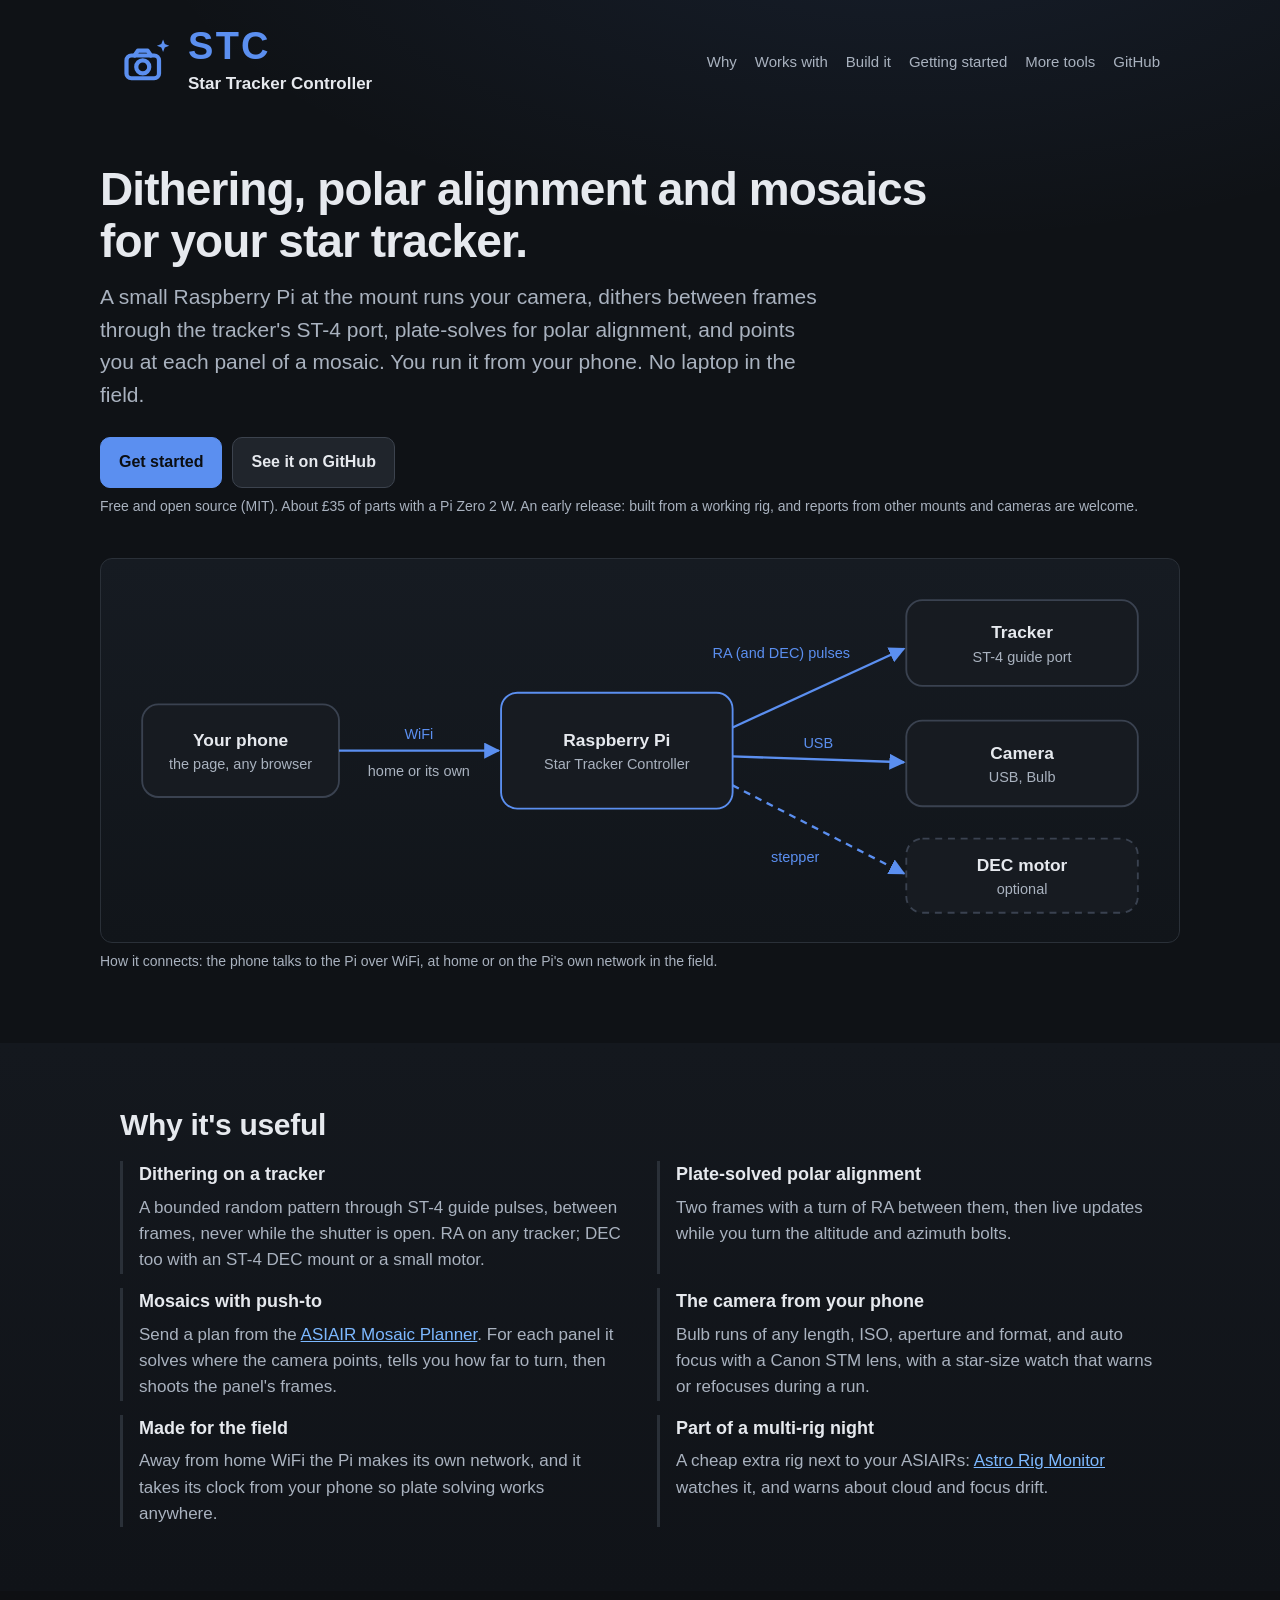
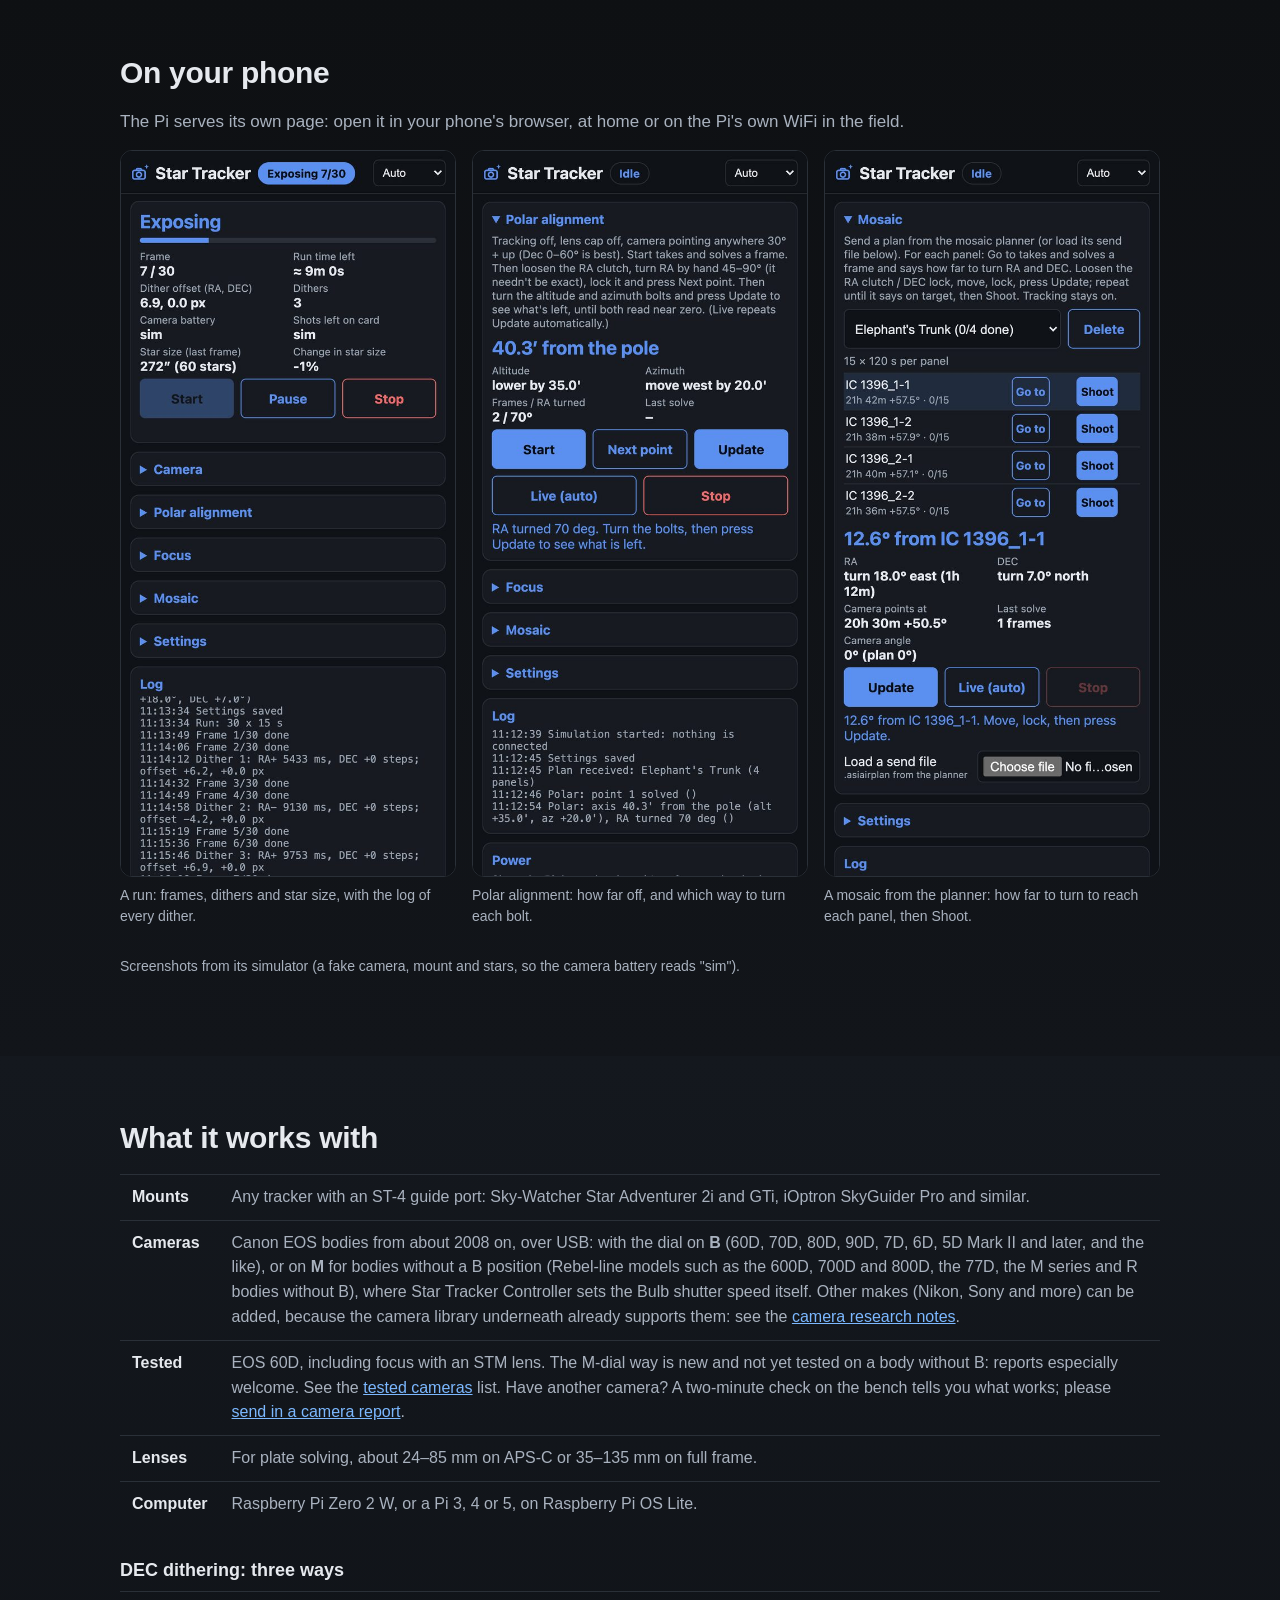
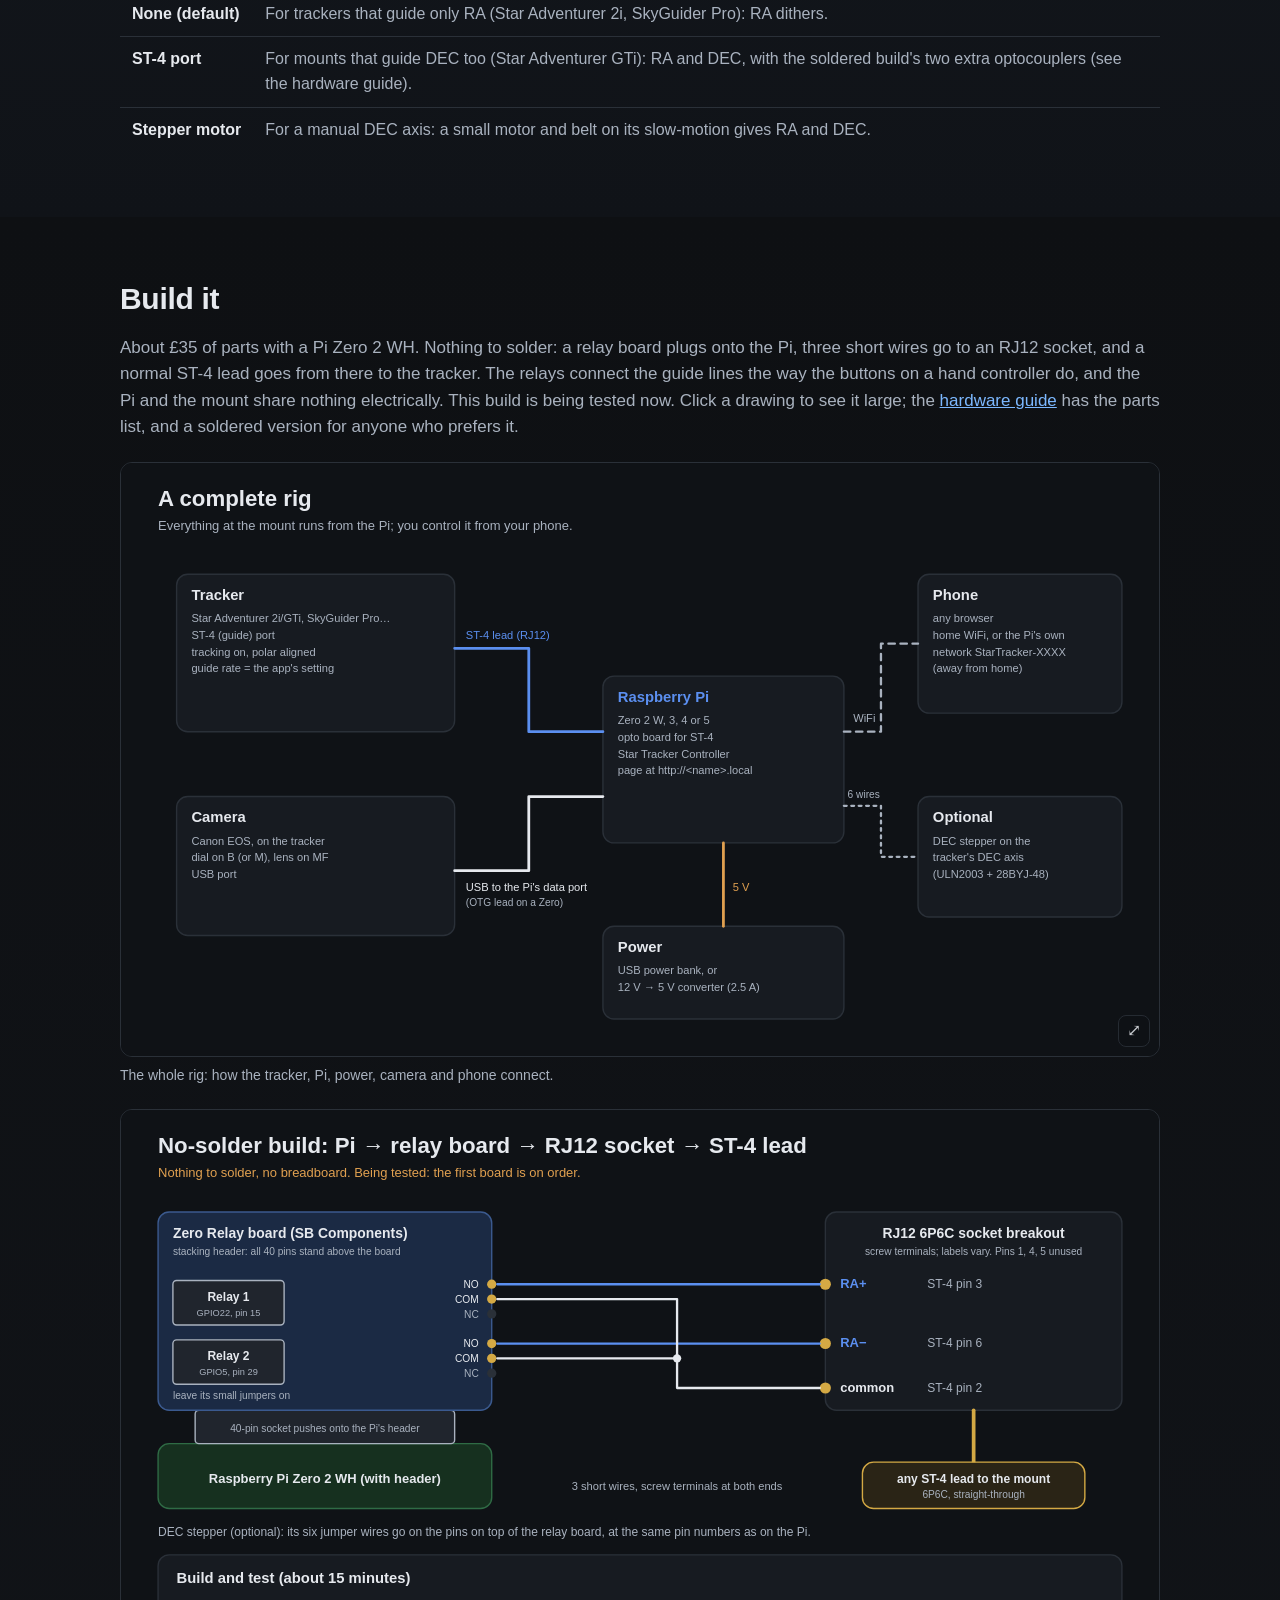
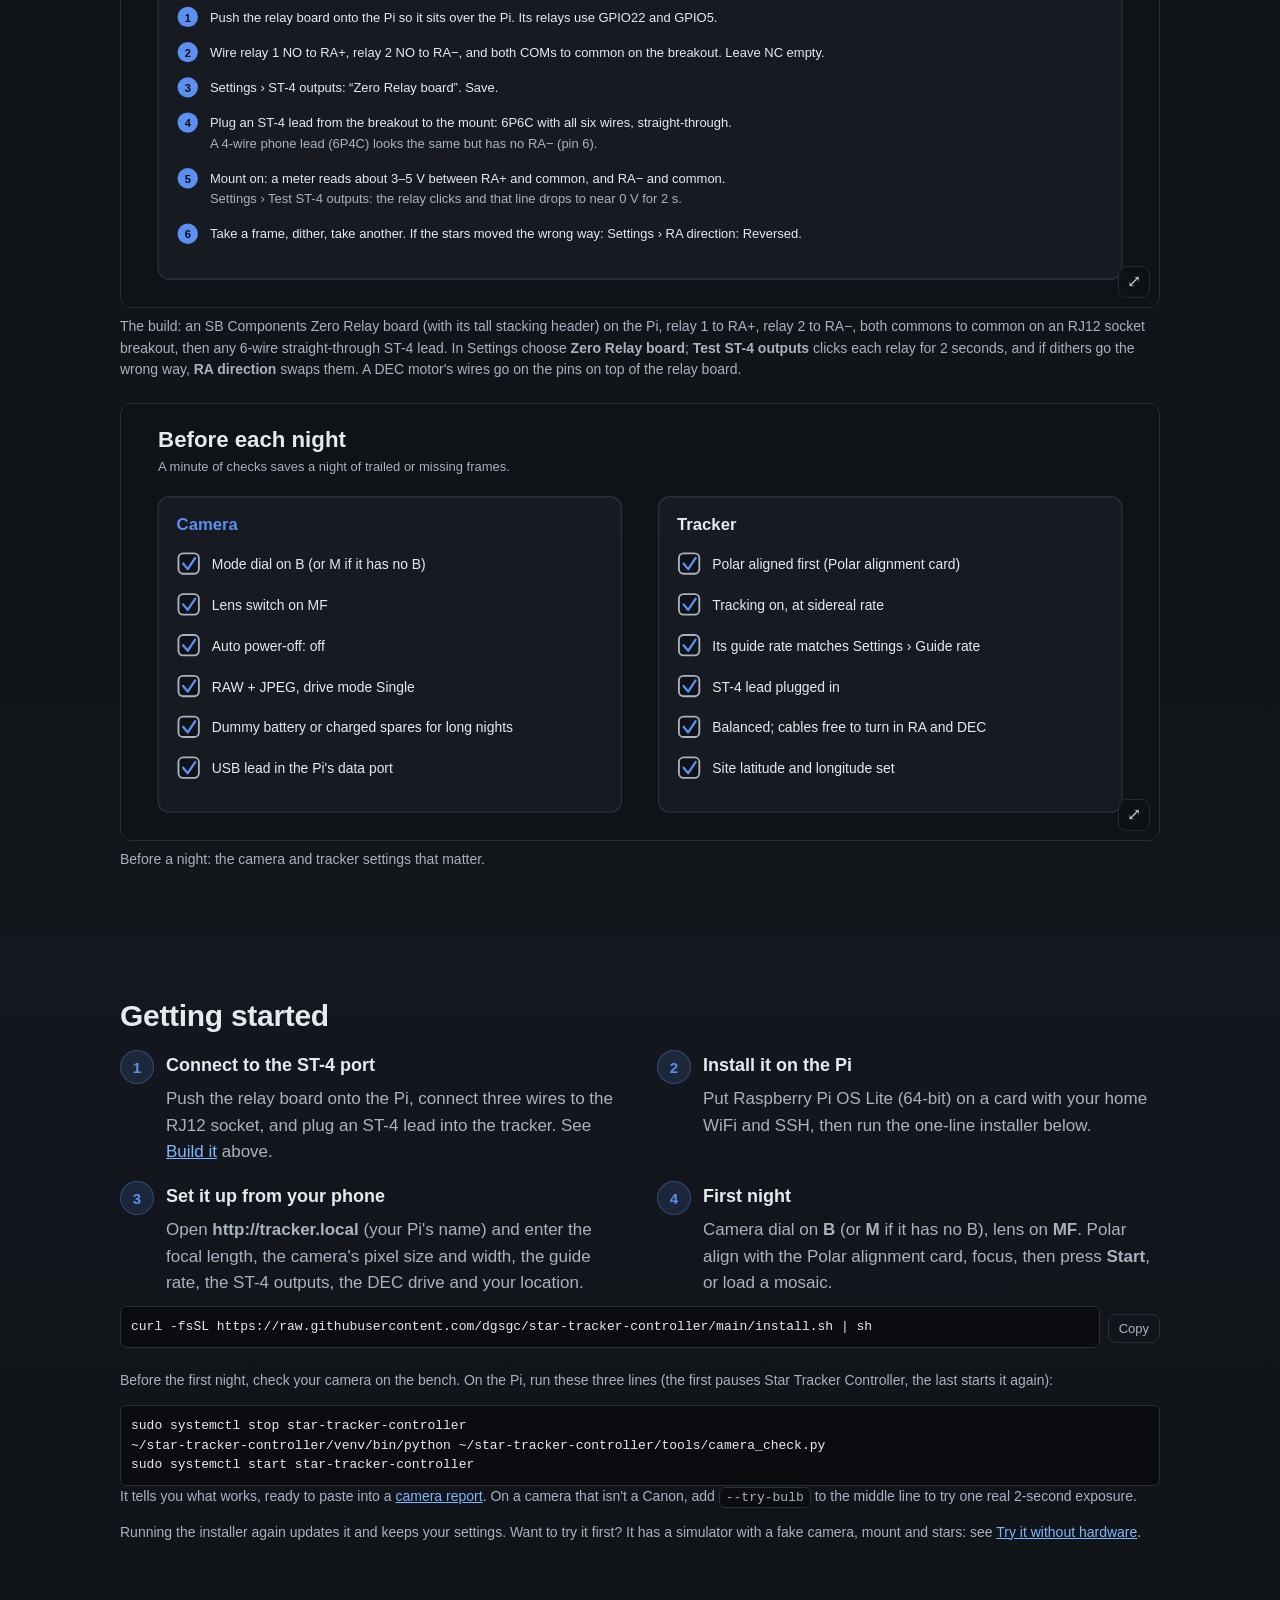
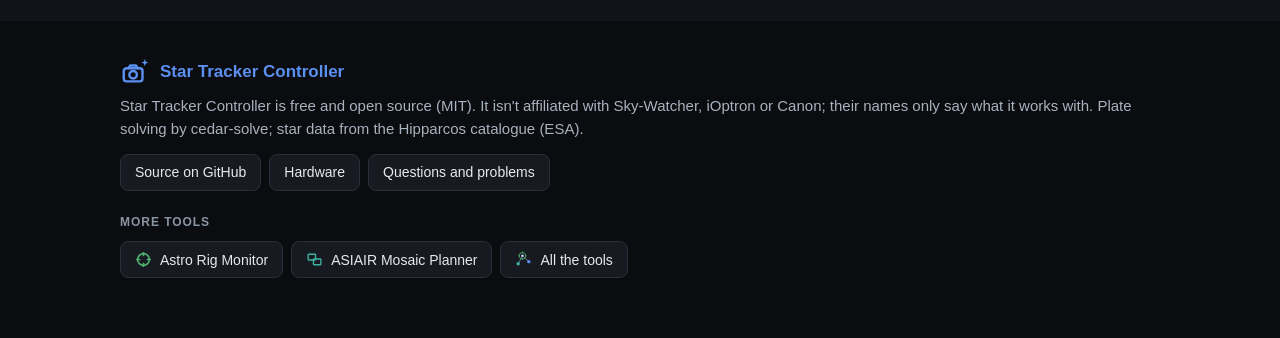
<file: tracker-pilot/index.html>
<!doctype html>
<html lang="en">
<head>
<meta charset="utf-8">
<meta name="viewport" content="width=device-width, initial-scale=1">
<title>Star Tracker Controller</title>
<meta http-equiv="refresh" content="0; url=../star-tracker-controller/">
<link rel="canonical" href="https://dgsgc.github.io/star-tracker-controller/">
<style>body{margin:0;background:#0f1216;color:#e6e9ee;font:17px/1.5 -apple-system,BlinkMacSystemFont,"Segoe UI",Roboto,sans-serif;padding:40px 20px}a{color:#5b8ff0}</style>
</head>
<body><p>Tracker Pilot is now called Star Tracker Controller: <a href="../star-tracker-controller/">go to its page</a>.</p>
<script>location.replace("../star-tracker-controller/" + location.hash);</script></body>
</html>
</file>
